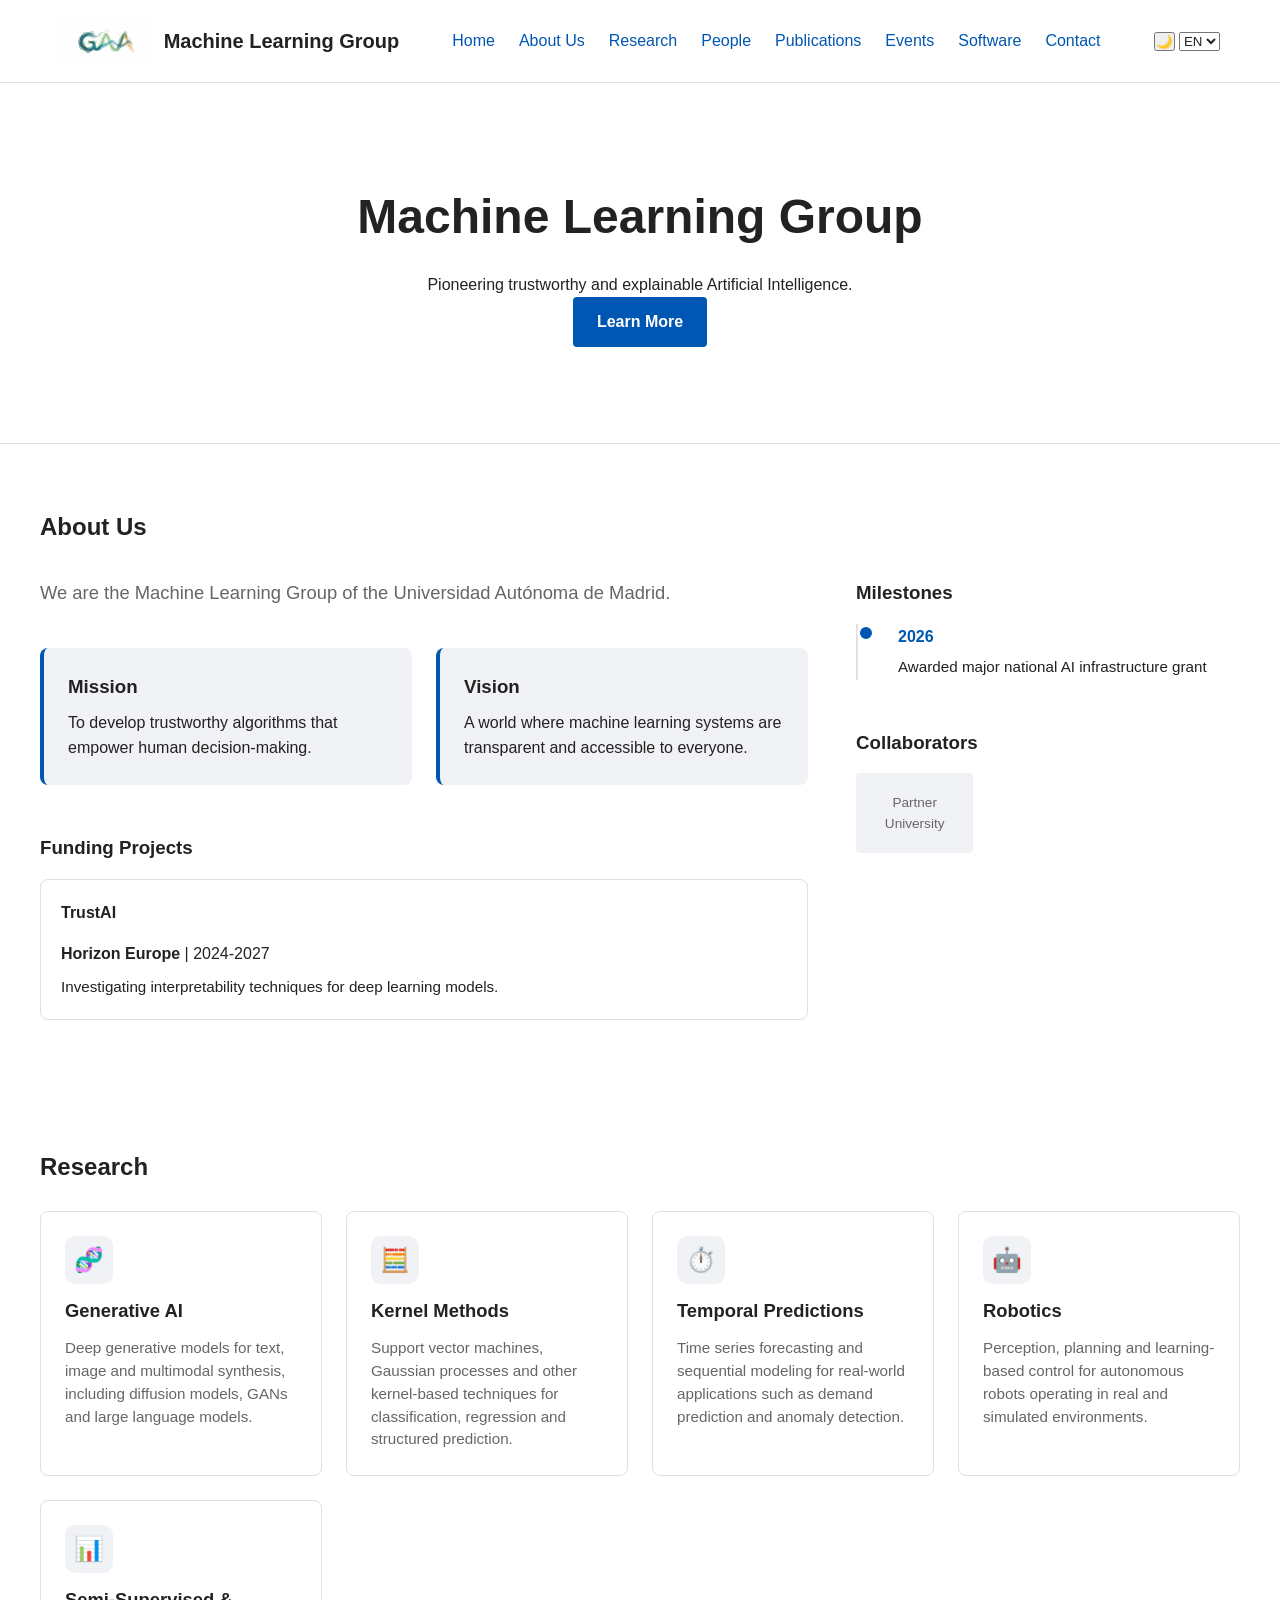
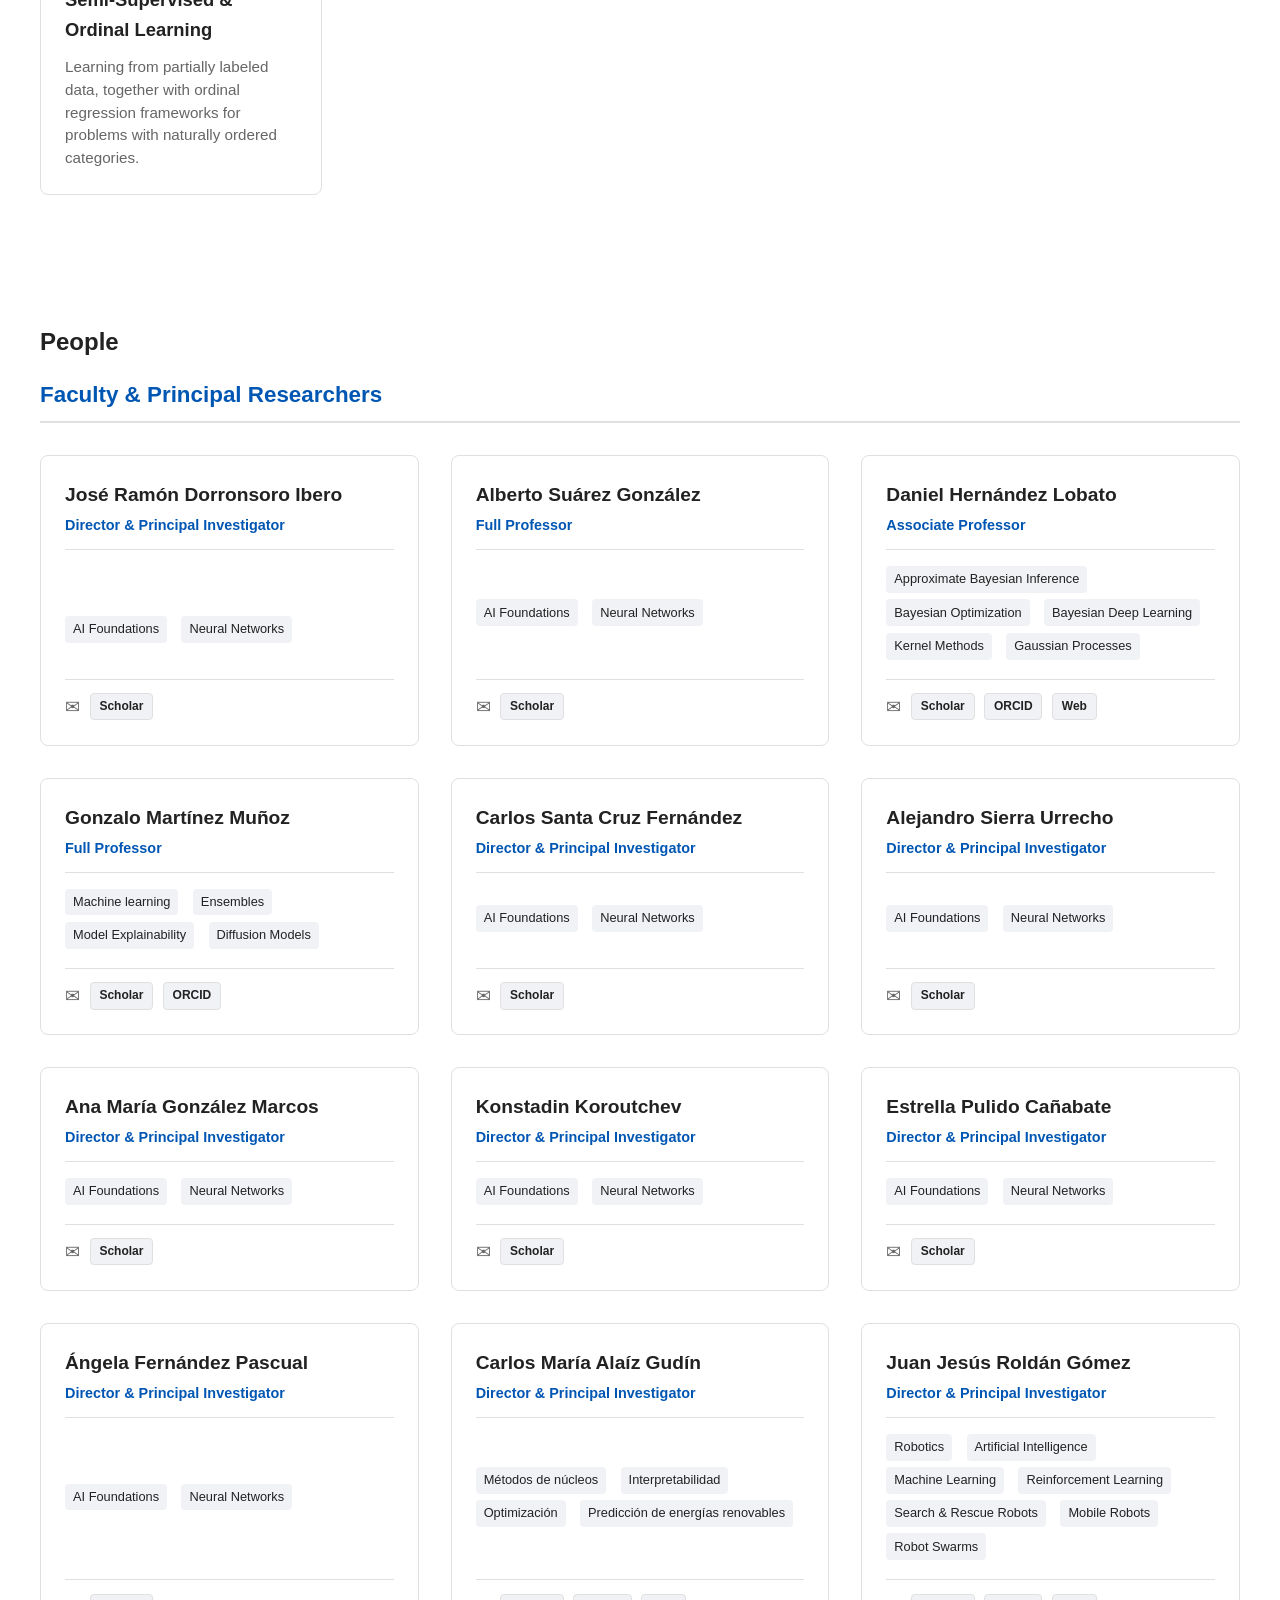
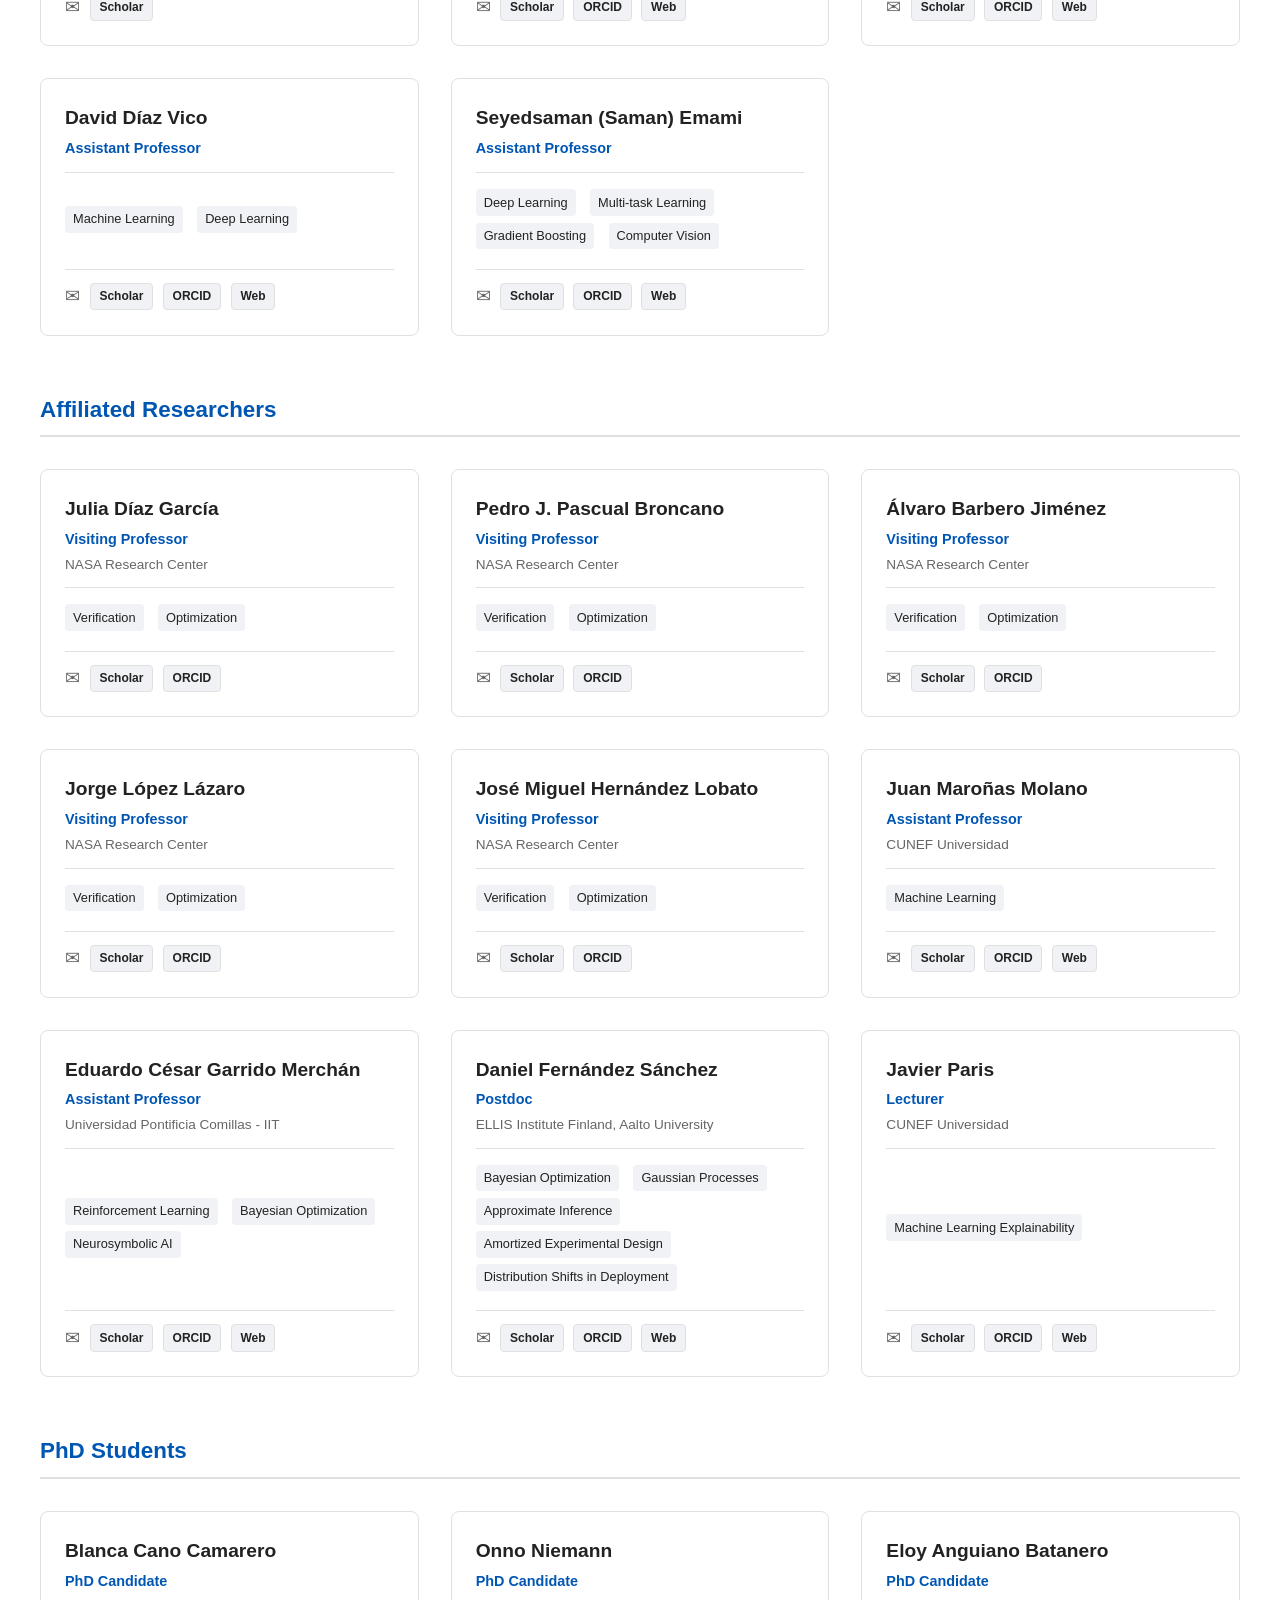
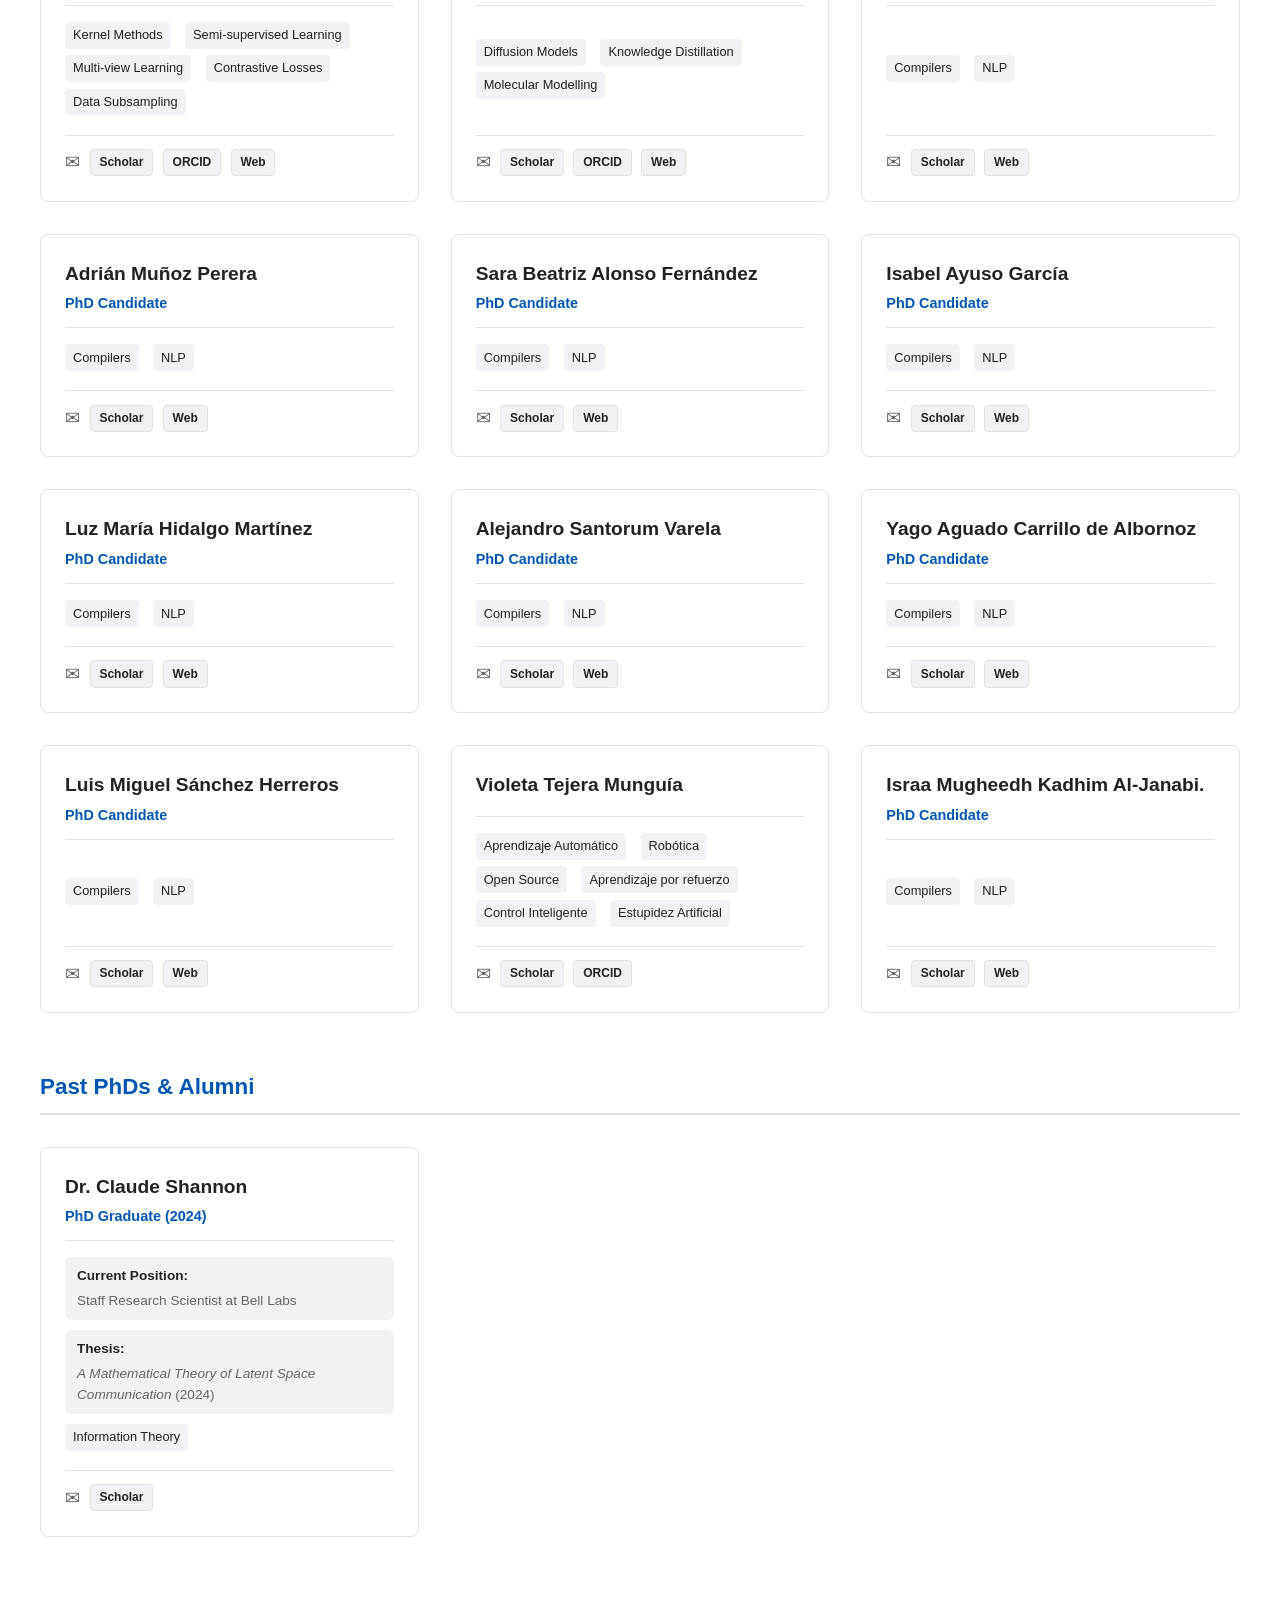
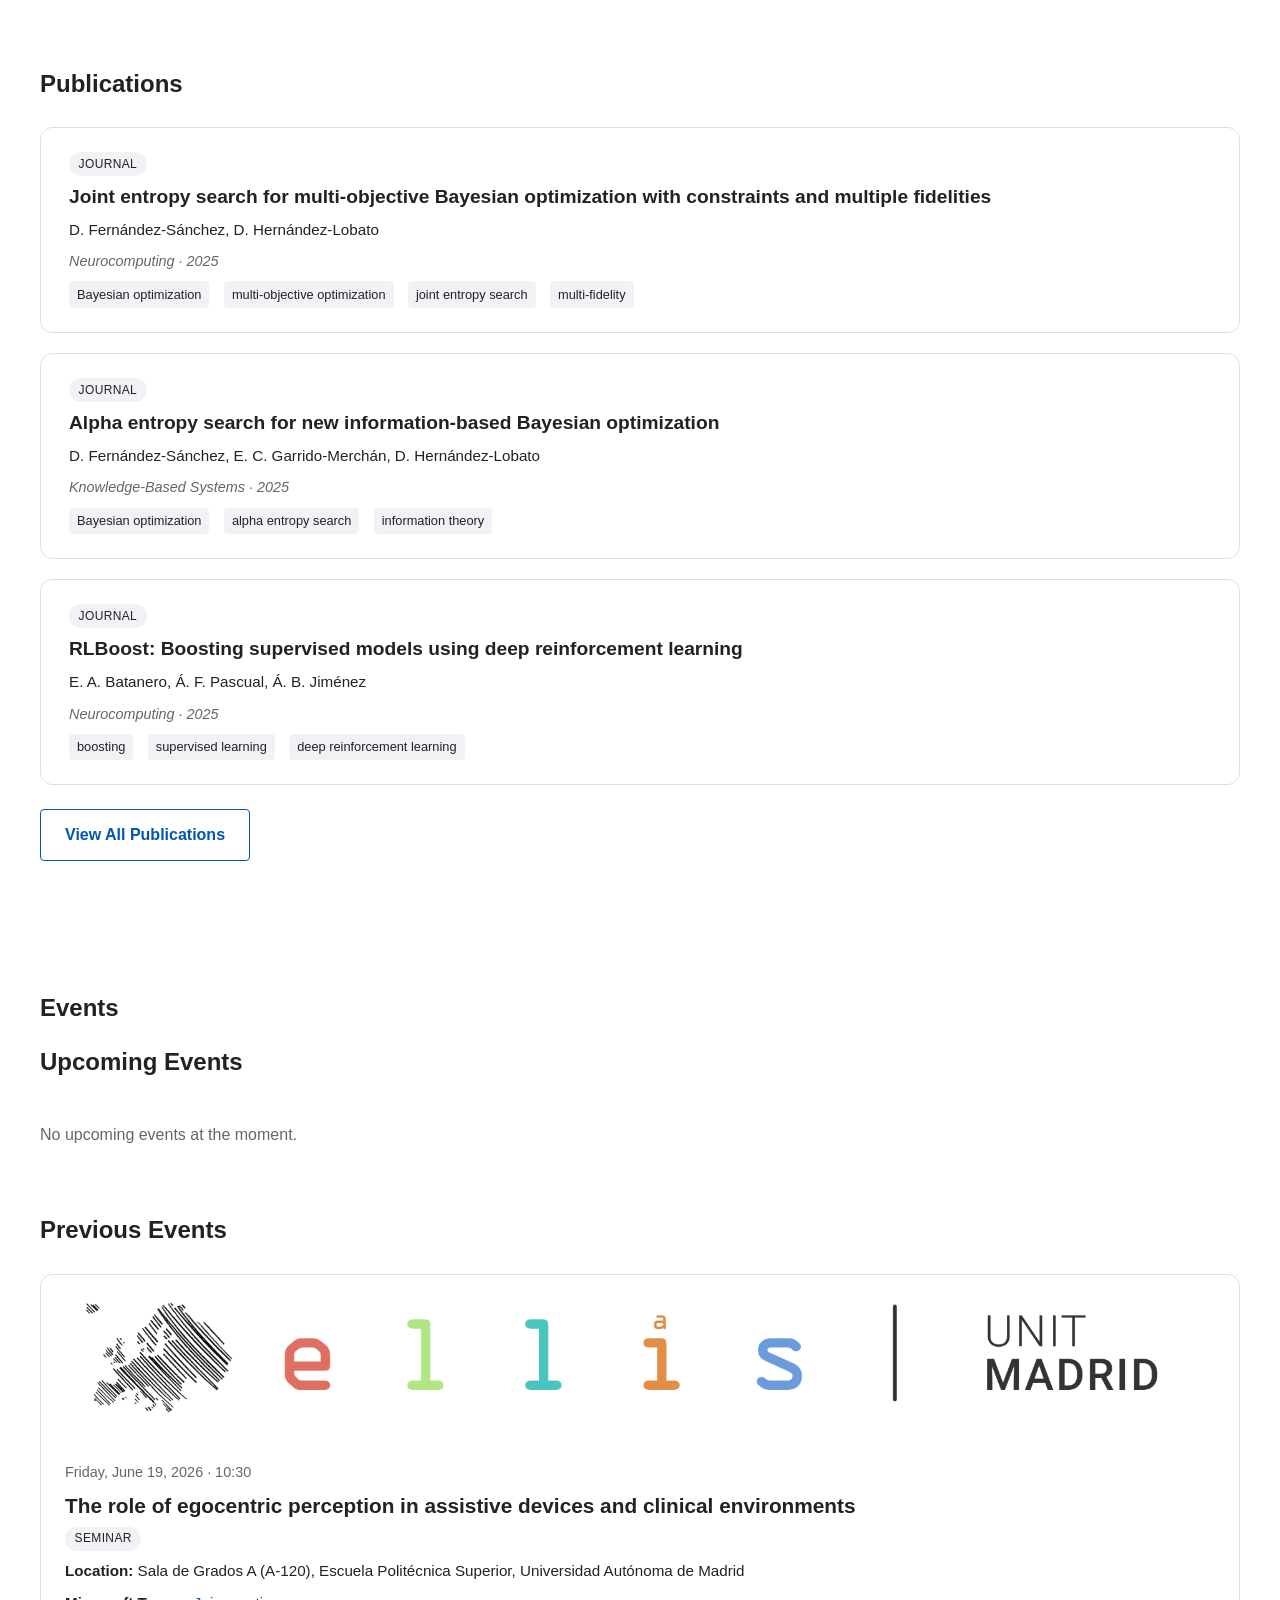
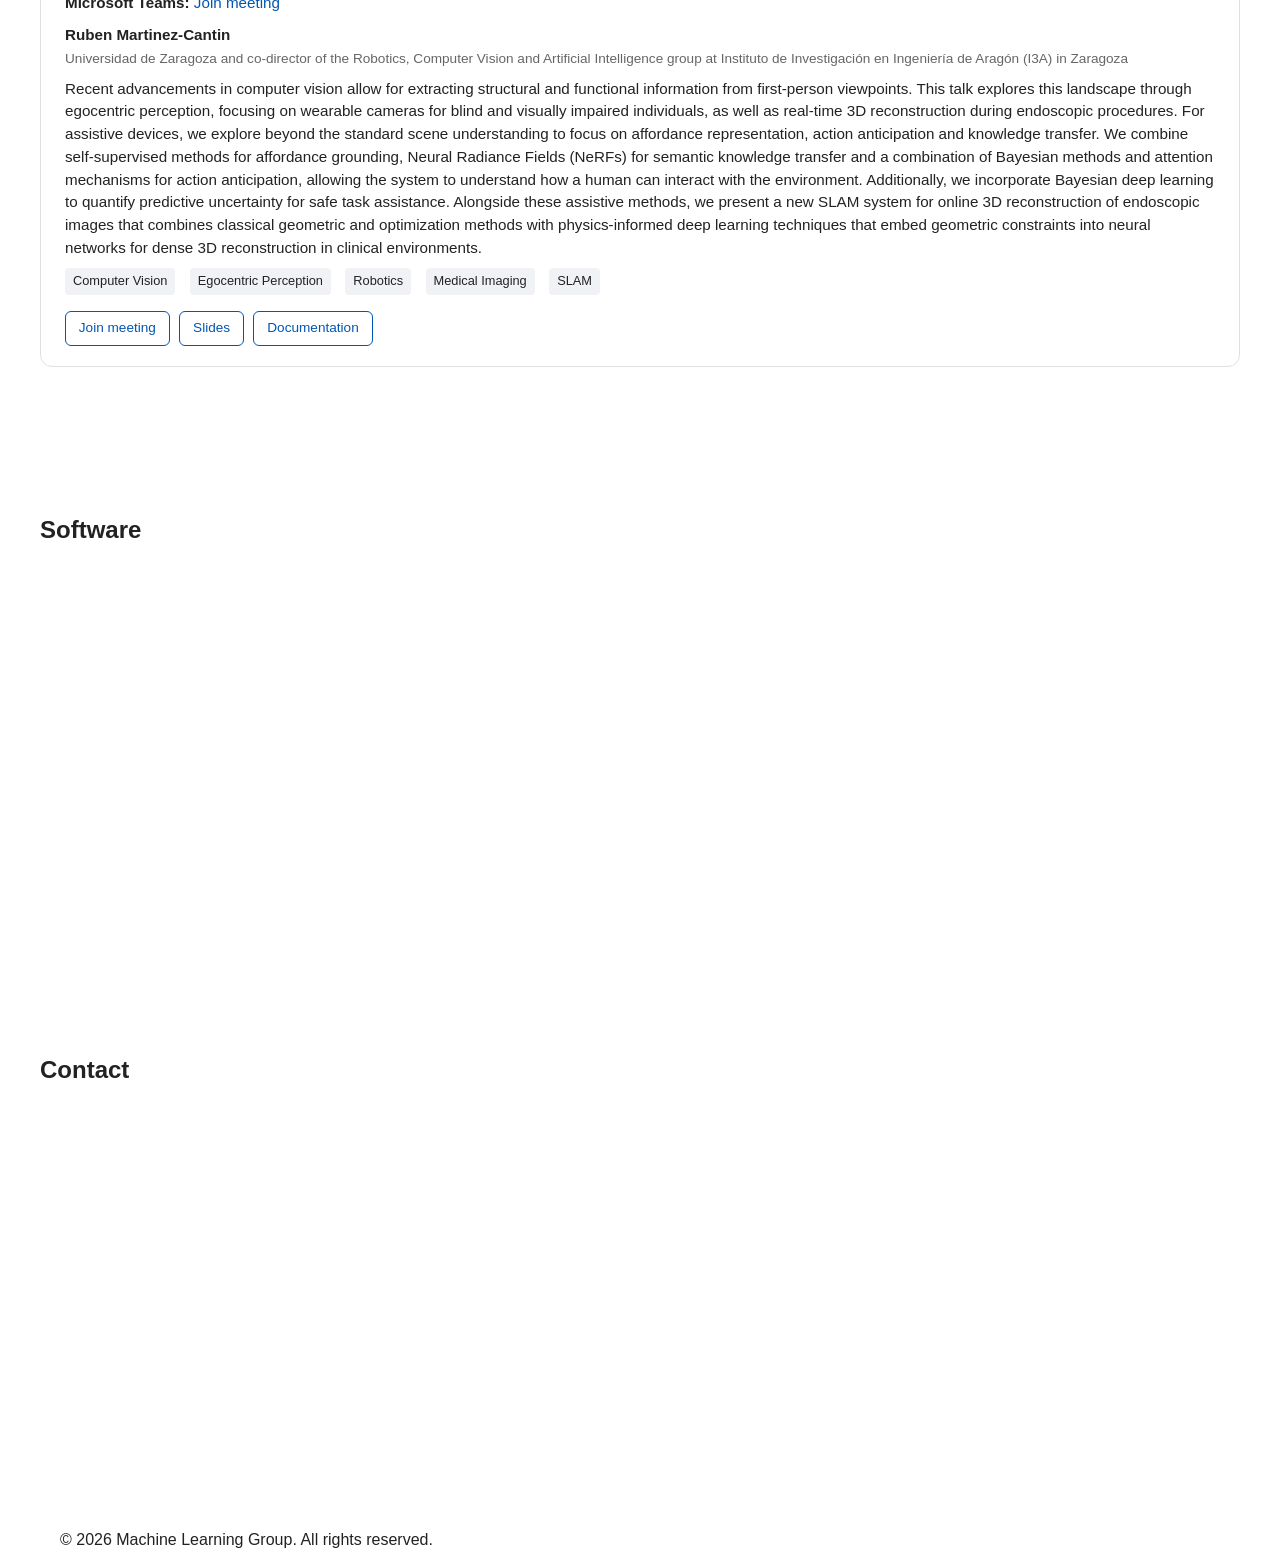
<file: index.html>
<!DOCTYPE html>
<html lang="en">
<head>
    <meta charset="UTF-8">
    <meta name="viewport" content="width=device-width, initial-scale=1.0">
    <title data-i18n="groupName">Research Group</title>
    <link rel="stylesheet" href="css/main.css">
    <link rel="stylesheet" href="css/components.css">
    <link rel="stylesheet" href="css/responsive.css">
</head>
<body>
    <header class="sticky-header">
        <nav class="container">
            <div class="logo">
                <a href="#home">
                    <img src="assets/images/logo.png" alt="Logo" class="logo-img logo-light">
                    <img src="assets/images/logo_dark.jpeg" alt="Logo" class="logo-img logo-dark">
                    <span data-i18n="groupName">Group</span>
                </a>
            </div>
            <ul class="nav-links">
                <li><a href="#home" data-i18n="nav.home">Home</a></li>
                <li><a href="#about" data-i18n="nav.about">About Us</a></li>
                <li><a href="#research" data-i18n="nav.research">Research</a></li>
                <li><a href="#people" data-i18n="nav.people">People</a></li>
                <li><a href="#publications" data-i18n="nav.publications">Publications</a></li>
                <li><a href="#events" data-i18n="nav.events">Events</a></li>
                <li><a href="#software" data-i18n="nav.software">Software</a></li>
                <li><a href="#contact" data-i18n="nav.contact">Contact</a></li>
            </ul>
            <div class="controls">
                <button id="theme-toggle" aria-label="Toggle Dark Mode">🌓</button>
                <select id="lang-switcher">
                    <option value="en">EN</option>
                    <option value="es">ES</option>
                </select>
            </div>
            <button class="mobile-menu-btn">☰</button>
        </nav>
    </header>

    <main id="app-content">
        <!-- Home Section -->
        <section id="home" class="hero">
            <div class="container">
                <h1 data-i18n="groupName"></h1>
                <p class="mission" data-i18n="home.mission"></p>
                <div class="hero-buttons">
                    <a href="#about" class="btn btn-primary" data-i18n="btn.learnMore">Learn More</a>
                </div>
            </div>
        </section>

        <!-- About Us Section -->
        <section id="about" class="container page-section">
            <h1 data-i18n="nav.about">About Us</h1>
            <div id="about-content"></div>
        </section>

        <!-- Placeholders for upcoming sections -->
        <section id="research" class="container page-section">
            <h1 data-i18n="nav.research">Research</h1>
            <div id="research-container"></div>
        </section>

        <section id="people" class="container page-section">
            <h1 data-i18n="nav.people">People</h1>
            <div id="people-container"></div>
        </section>

        <section id="publications" class="container page-section">
            <h1 data-i18n="nav.publications">Publications</h1>
            <div id="publications-container"></div>
        </section>

        <!-- Events Section: ONE section, two independent
             containers filled by js/events.js:
               #upcoming-events-container -> future events
               #past-events-container     -> past events -->
        <section id="events" class="container page-section">
            <h1 data-i18n="nav.events">Events</h1>

            <div id="upcoming-events-container" class="events-group"></div>
            <div id="past-events-container" class="events-group"></div>
        </section>

        <!-- Software Section  -->
        <section id="software" class="container page-section">
            <h1 data-i18n="nav.software">Software</h1>
            <div id="software-container"></div>
        </section>

        <section id="contact" class="container page-section">
            <h1 data-i18n="nav.contact">Contact</h1>
            <div id="contact-container"></div>
        </section>
    </main>

    <footer>
        <div class="container">
            <p>&copy; <span id="year"></span> <span data-i18n="groupName"></span>. <span data-i18n="footer.rights">All rights reserved.</span></p>
        </div>
    </footer>

    <script type="module" src="js/app.js"></script>
</body>
</html>
</file>
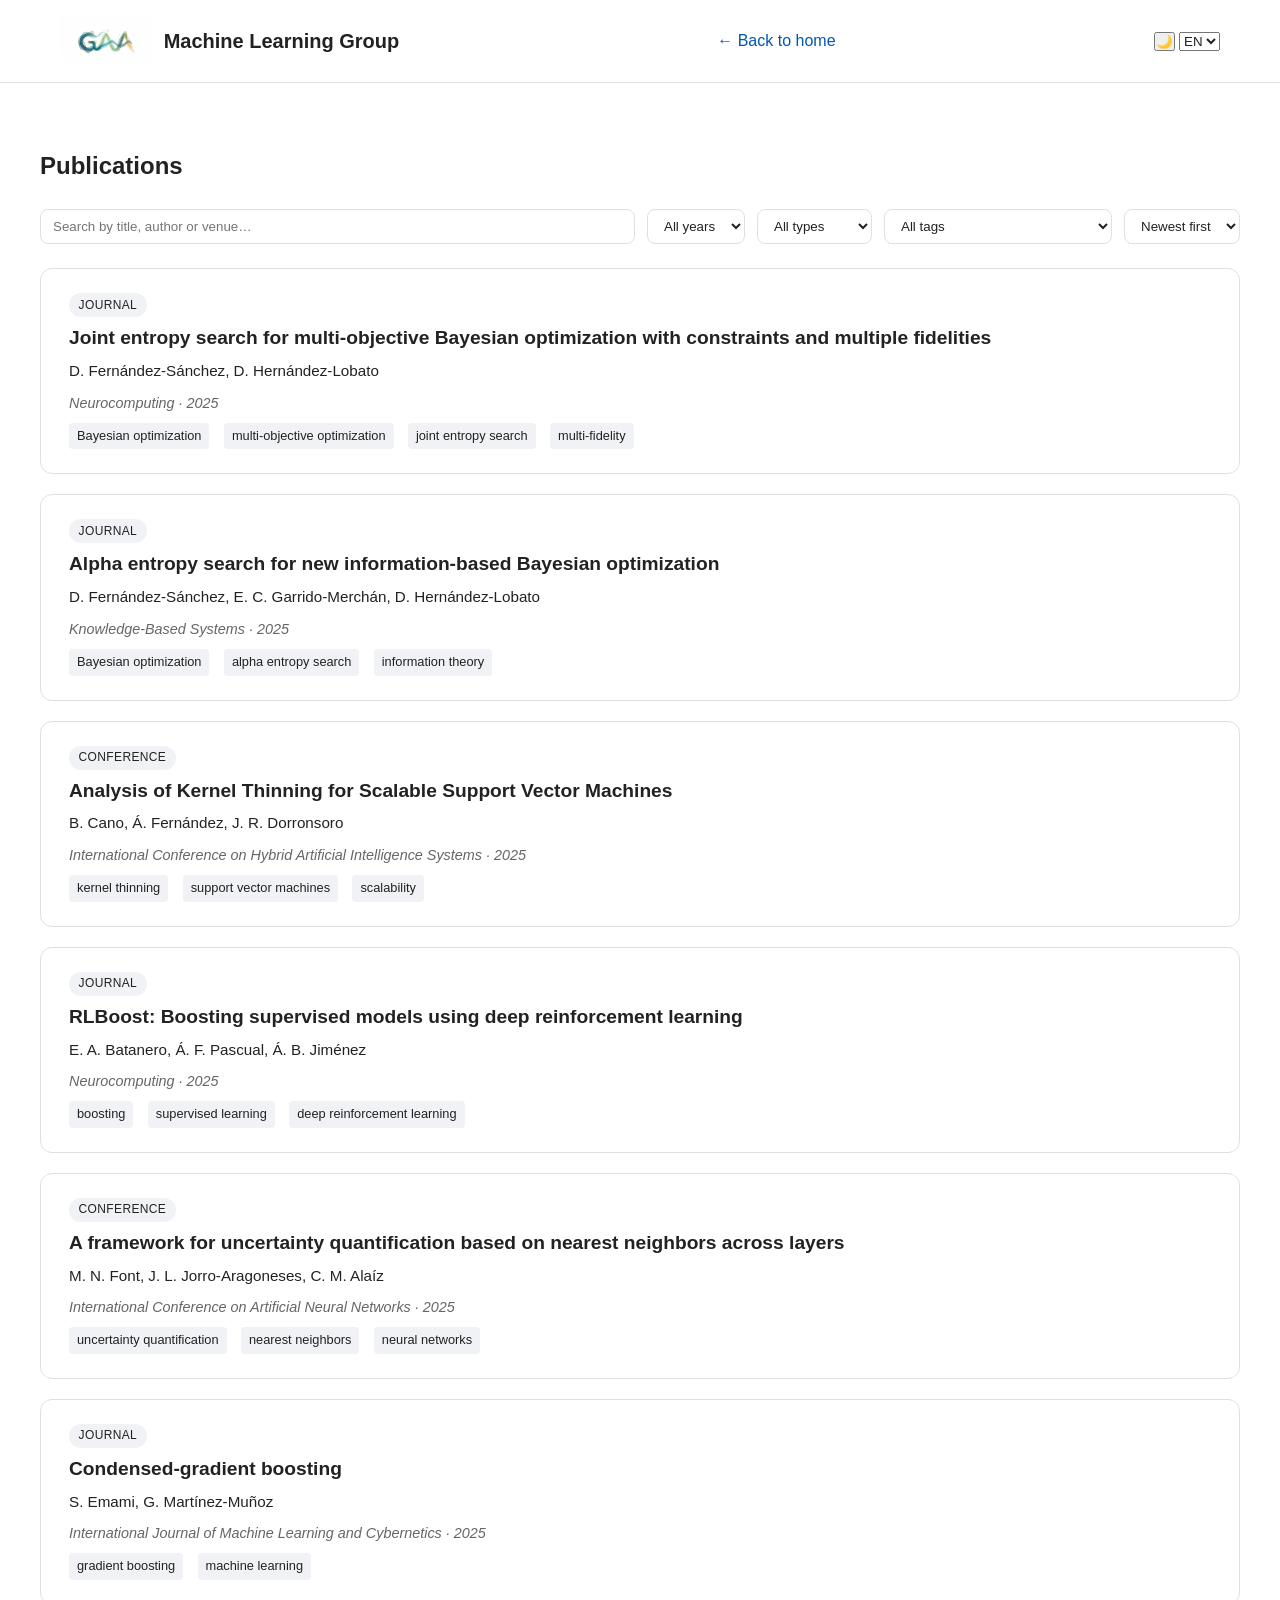
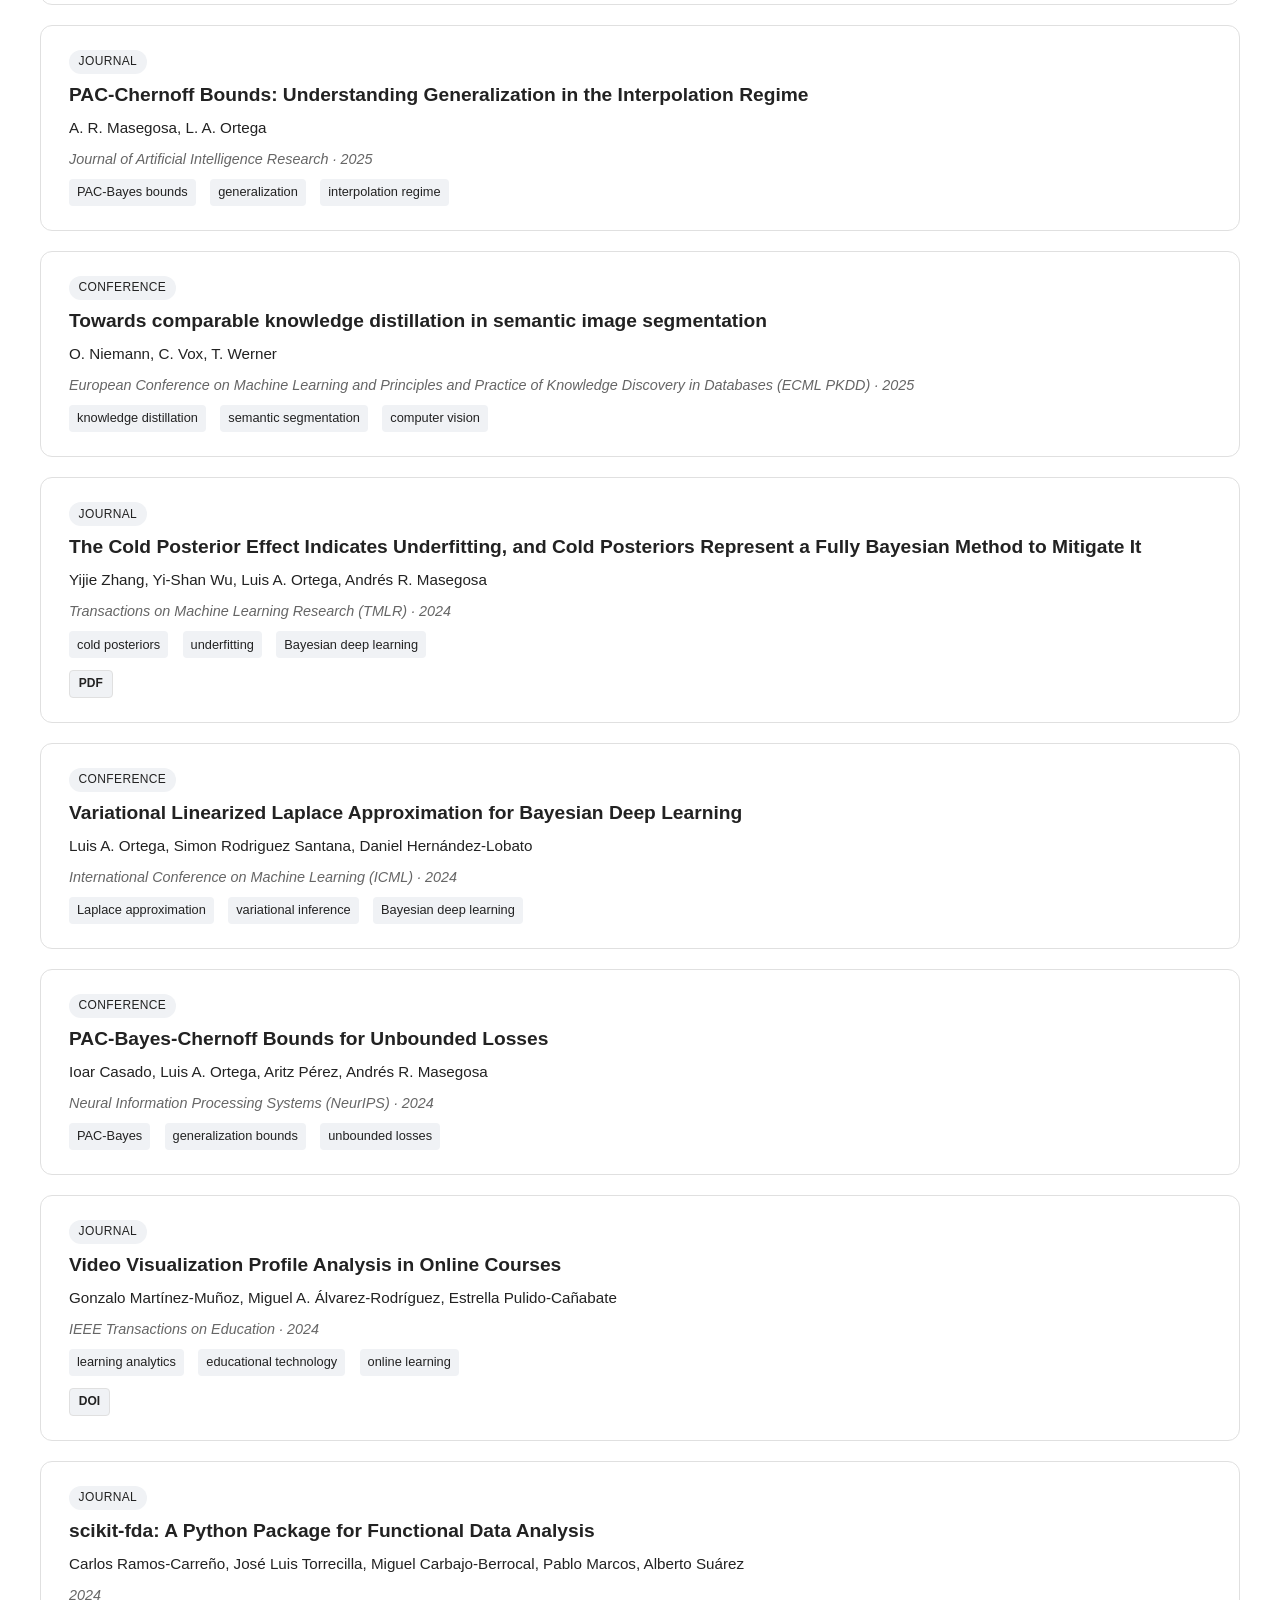
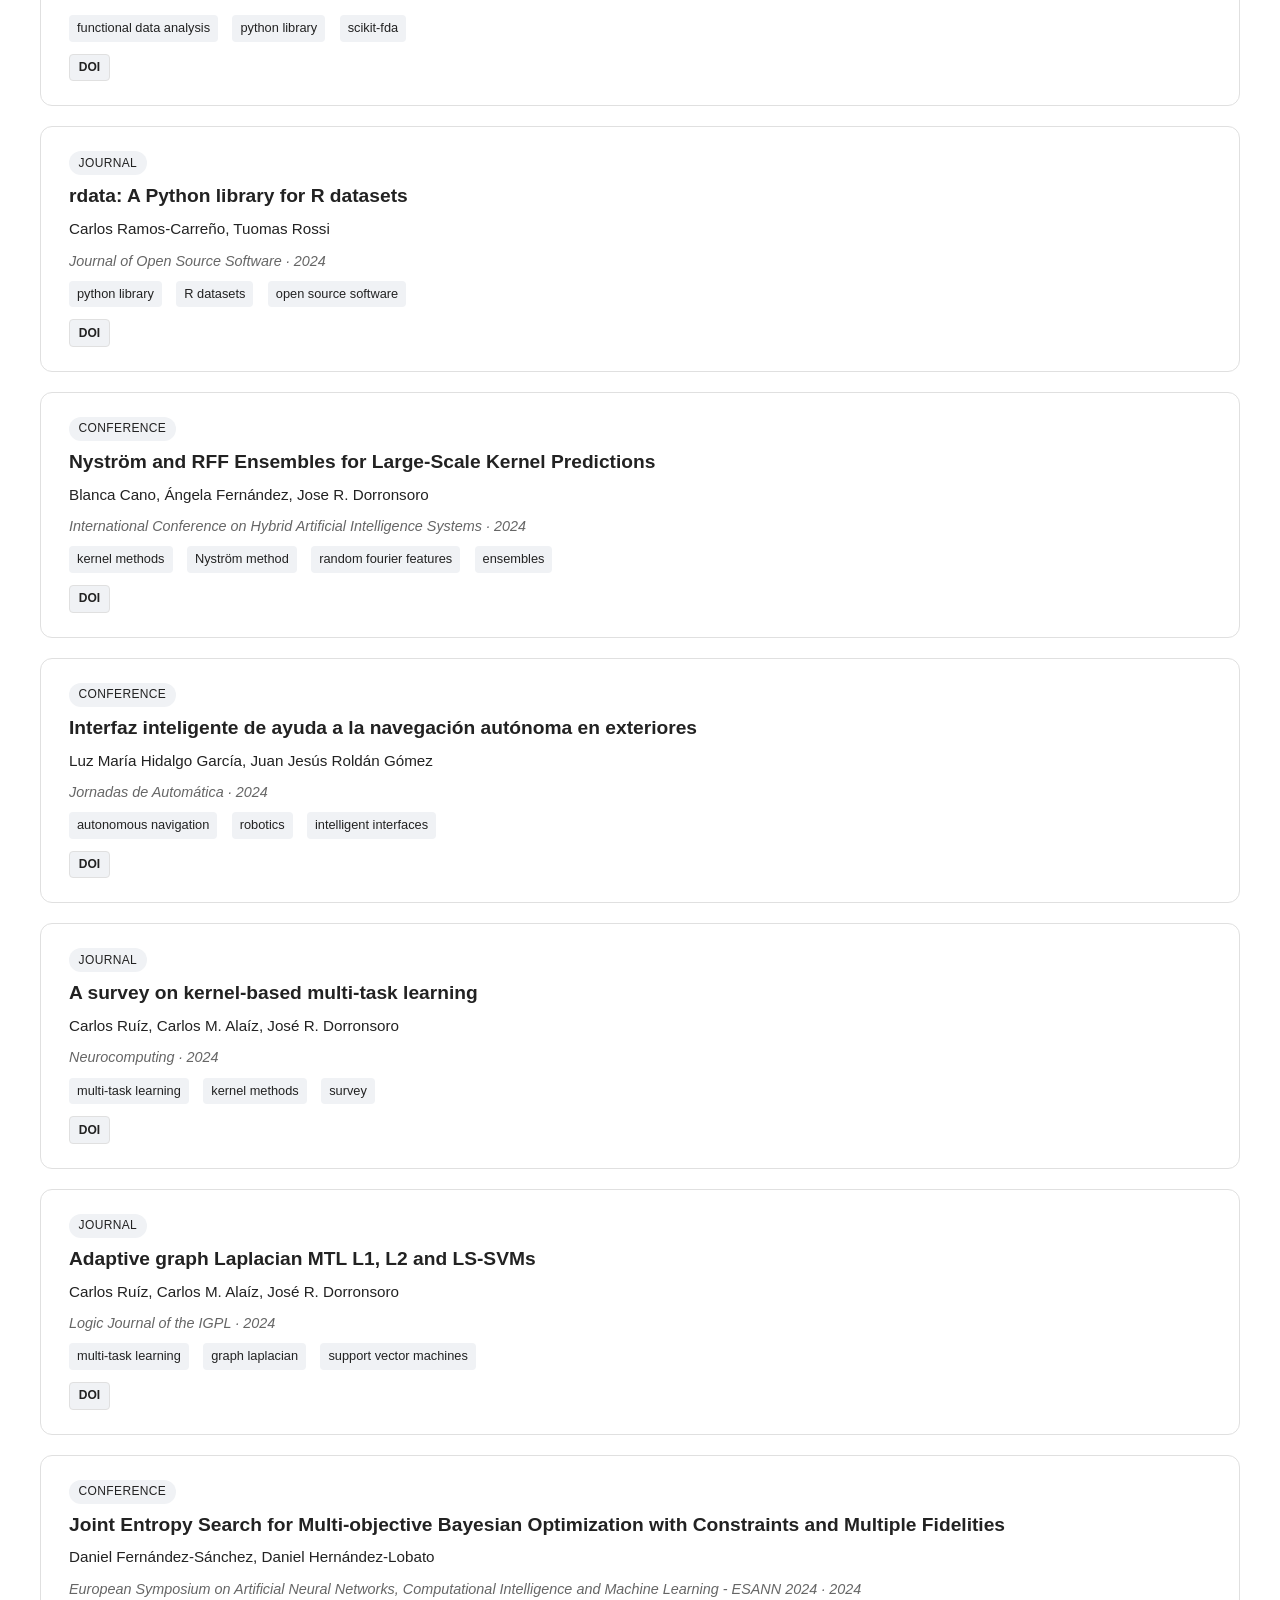
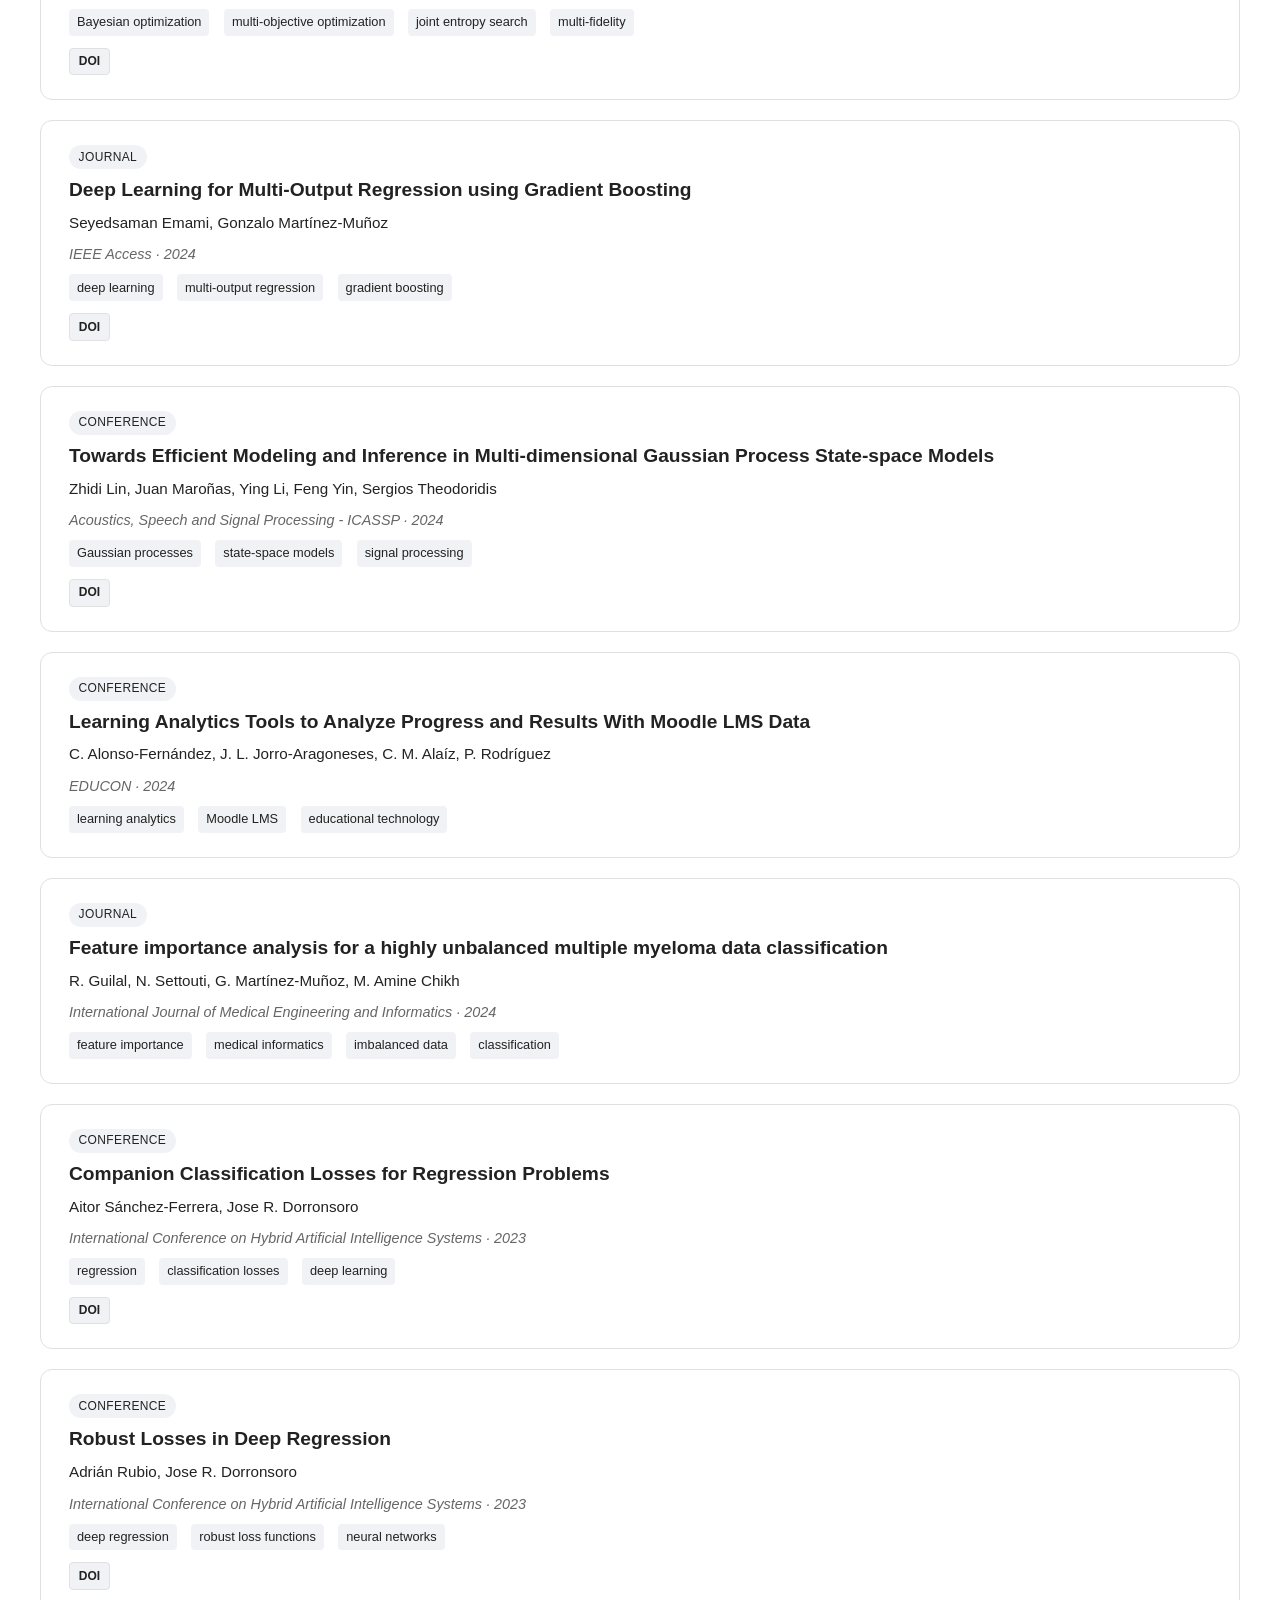
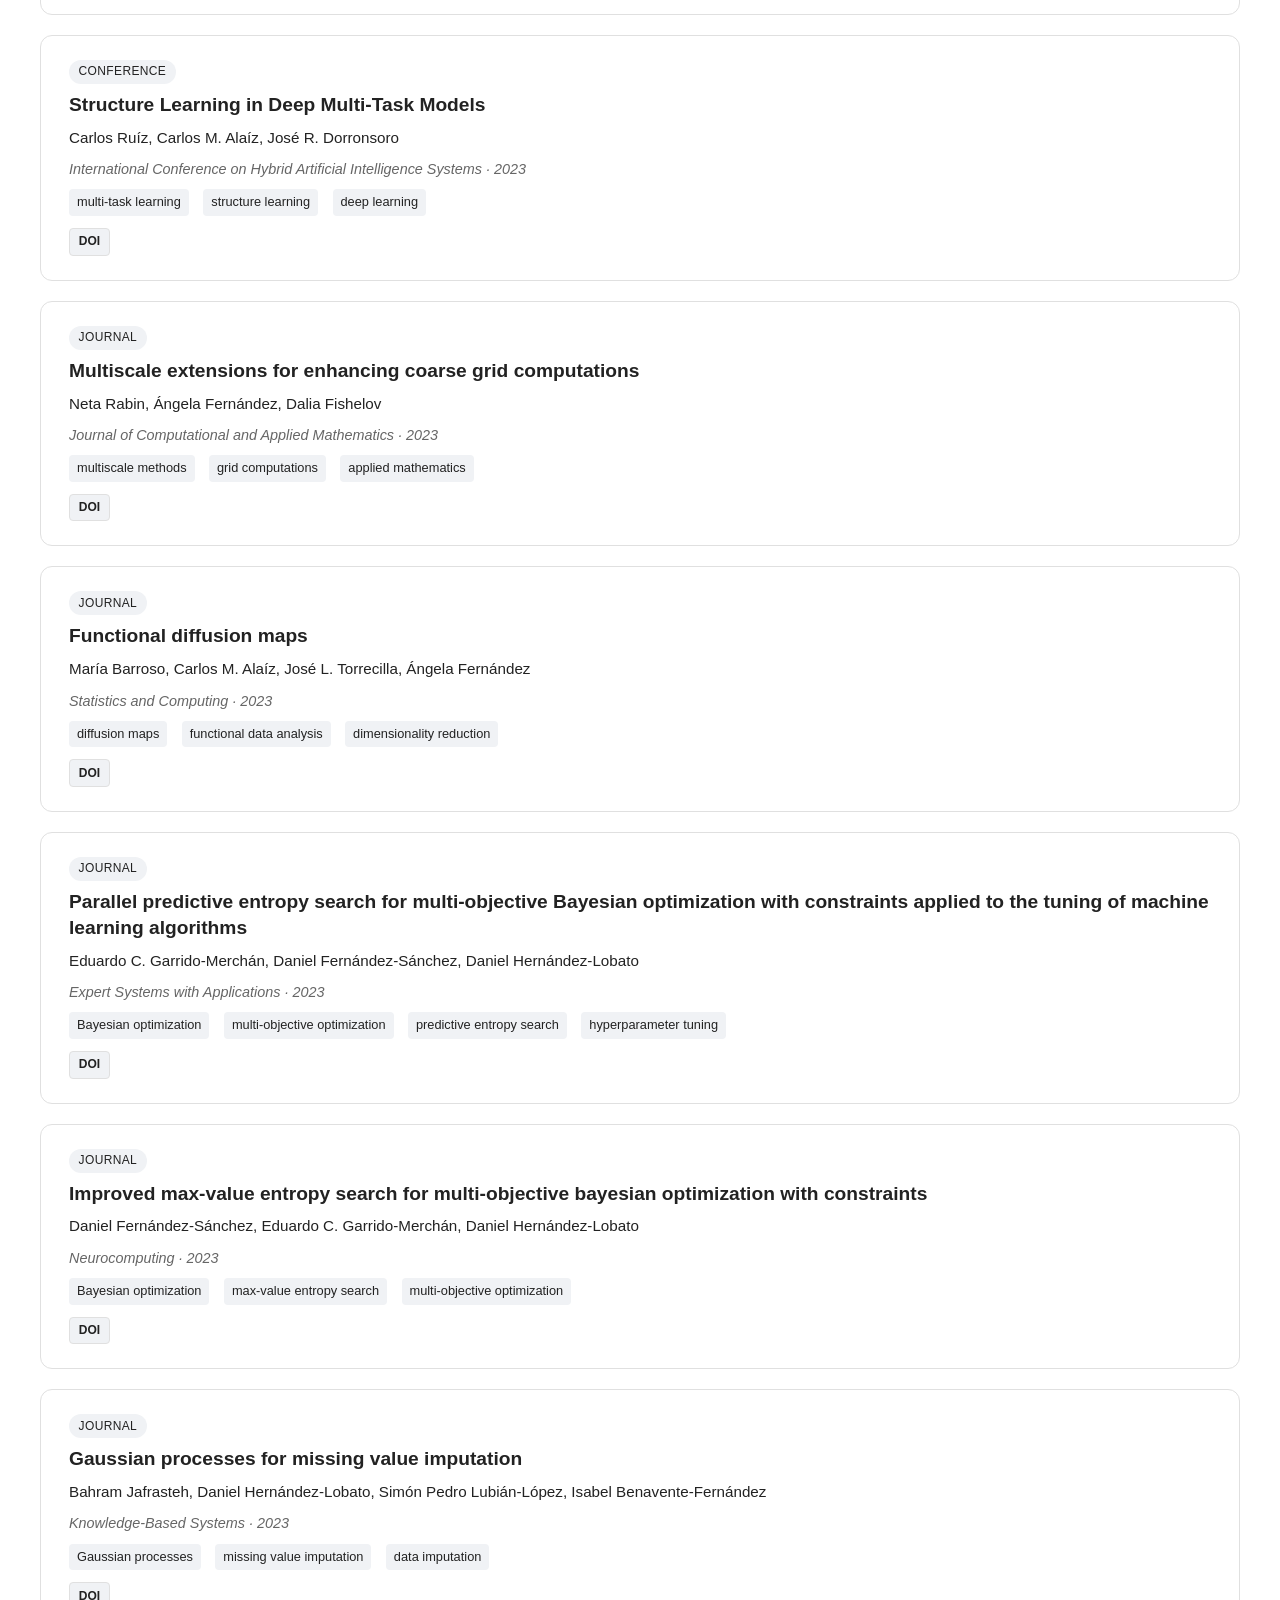
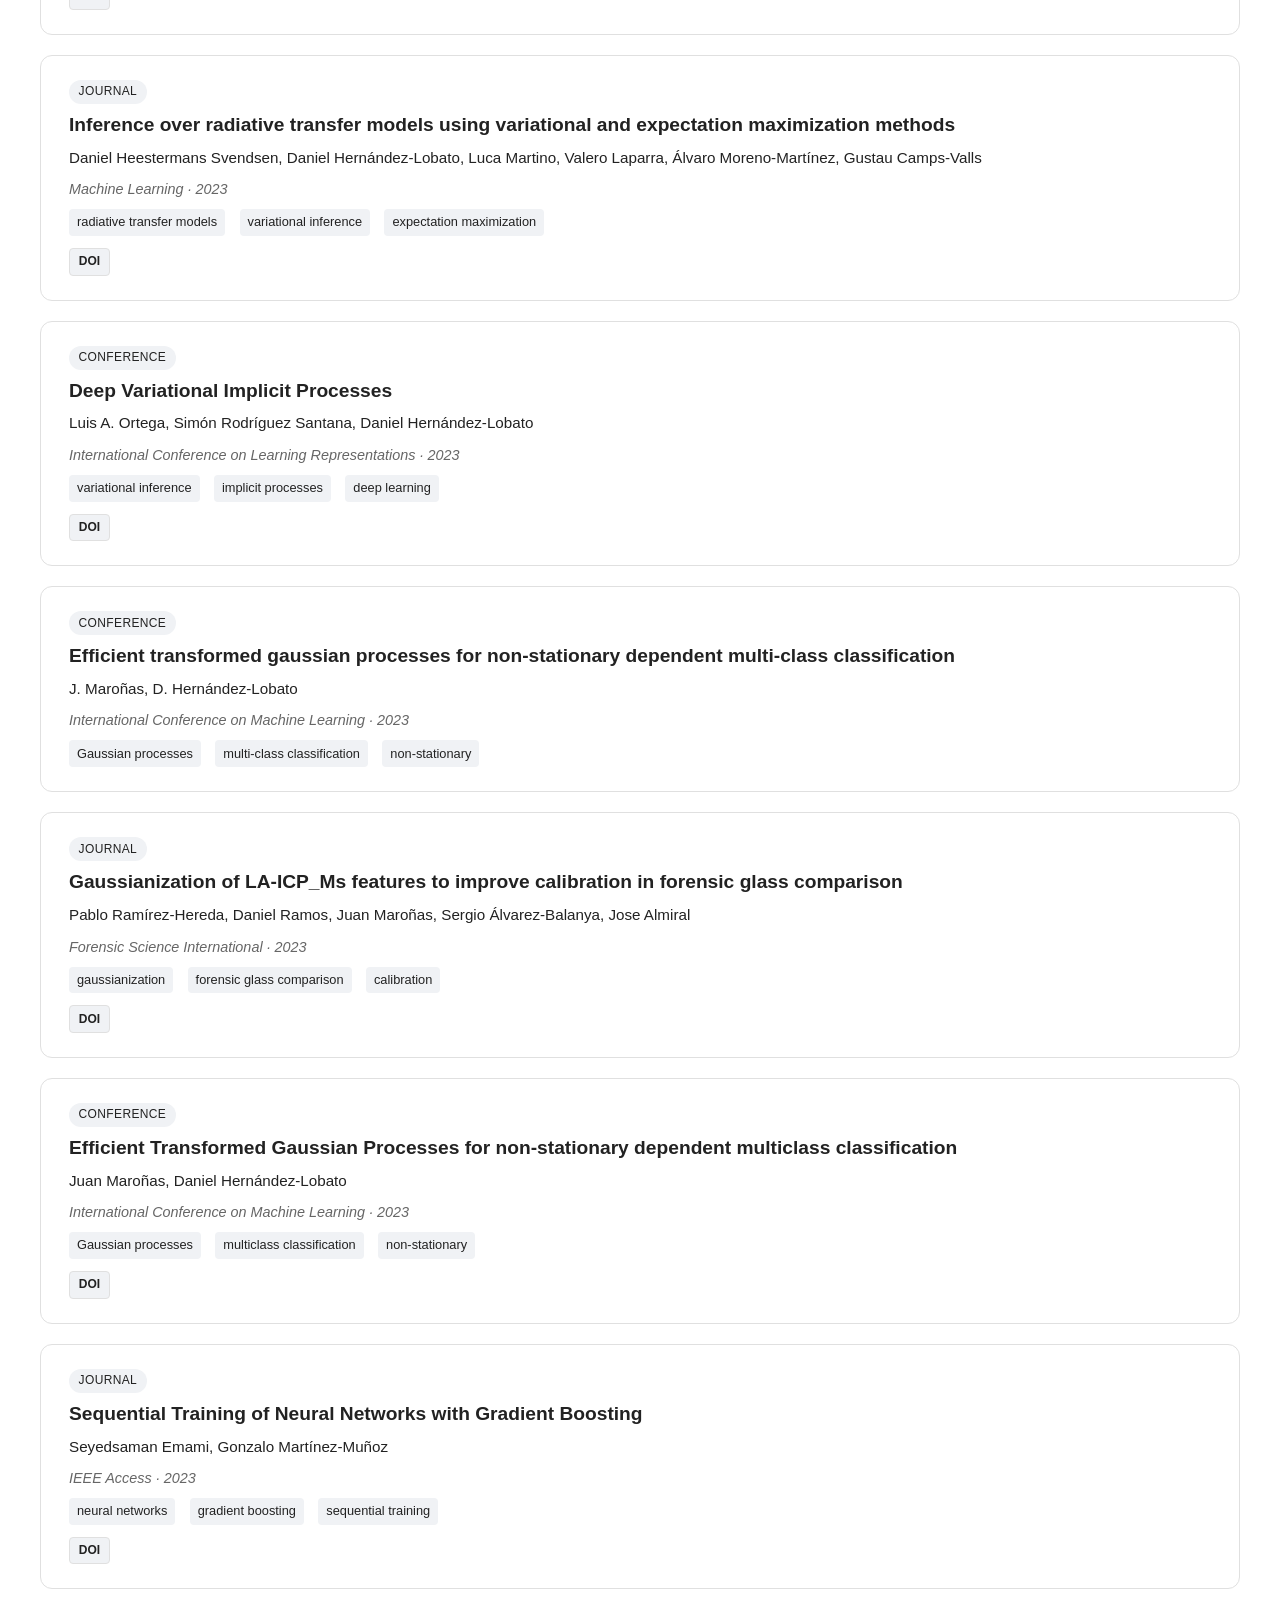
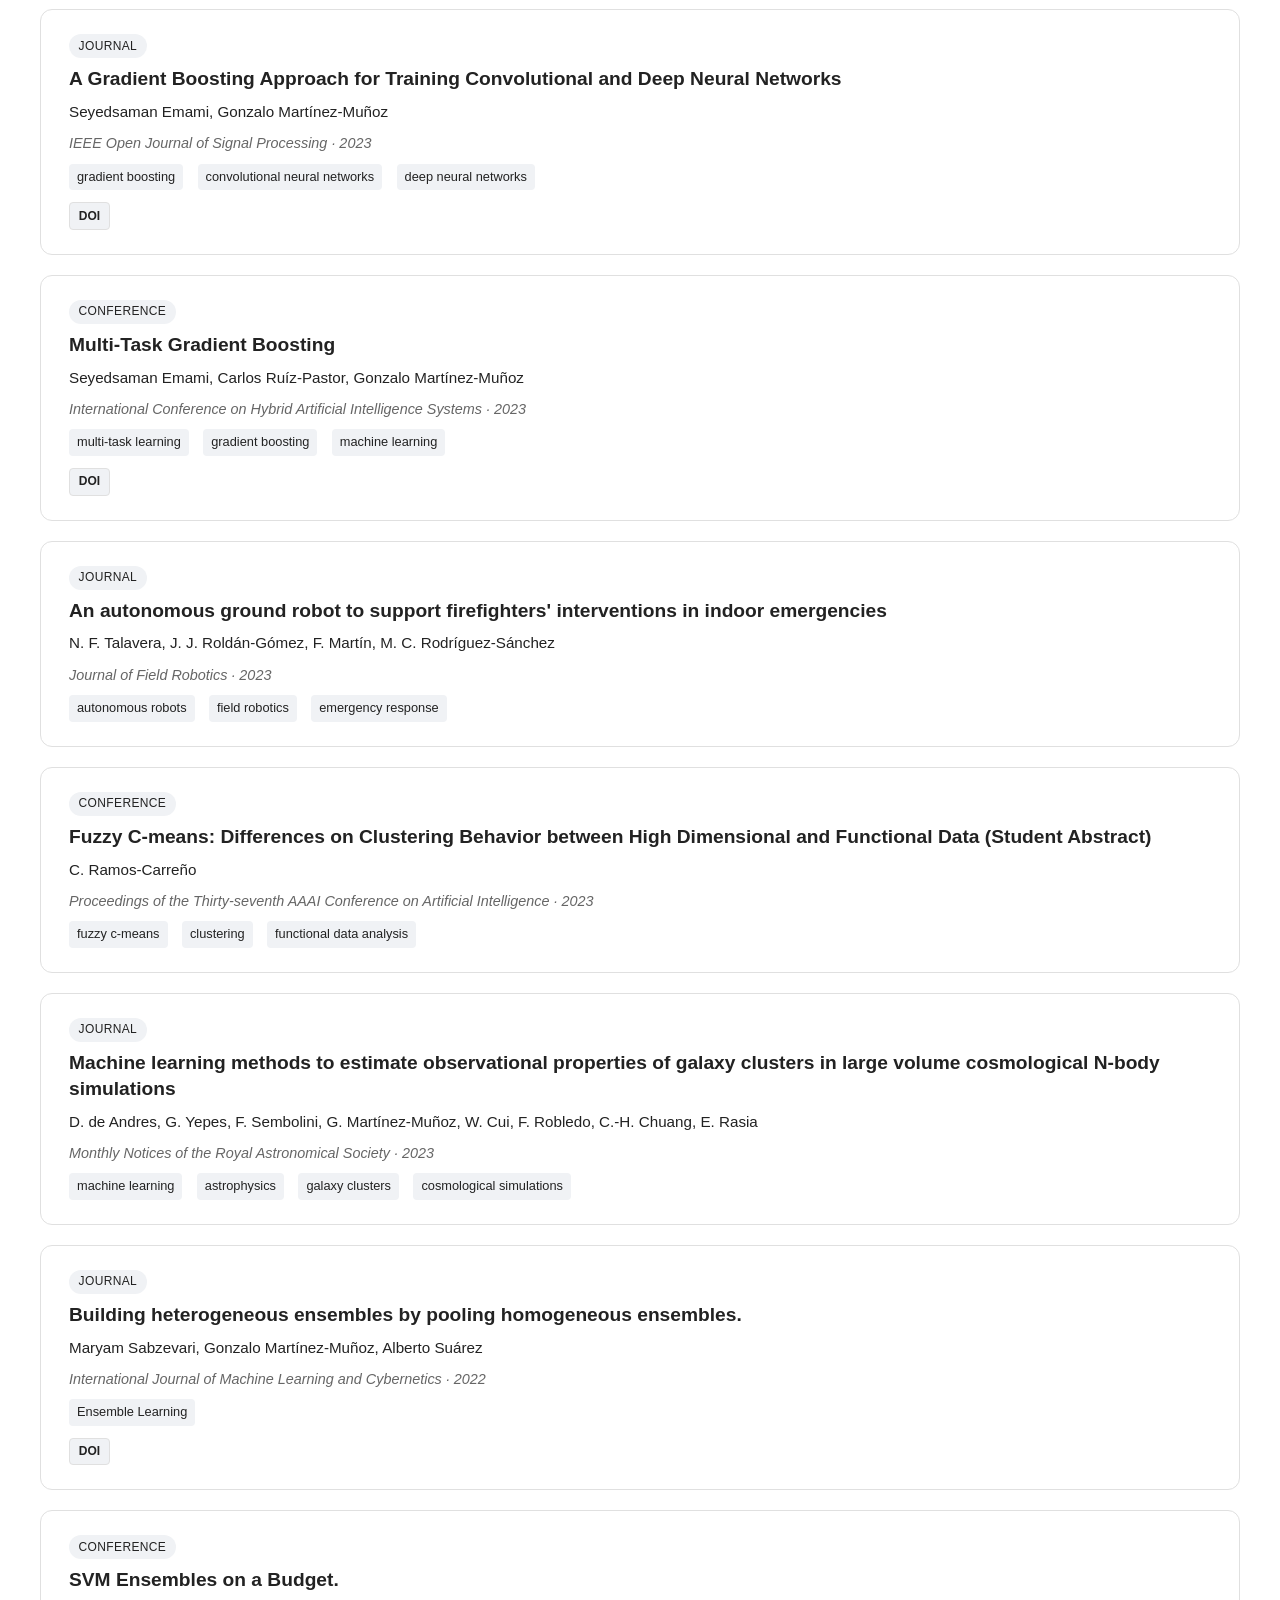
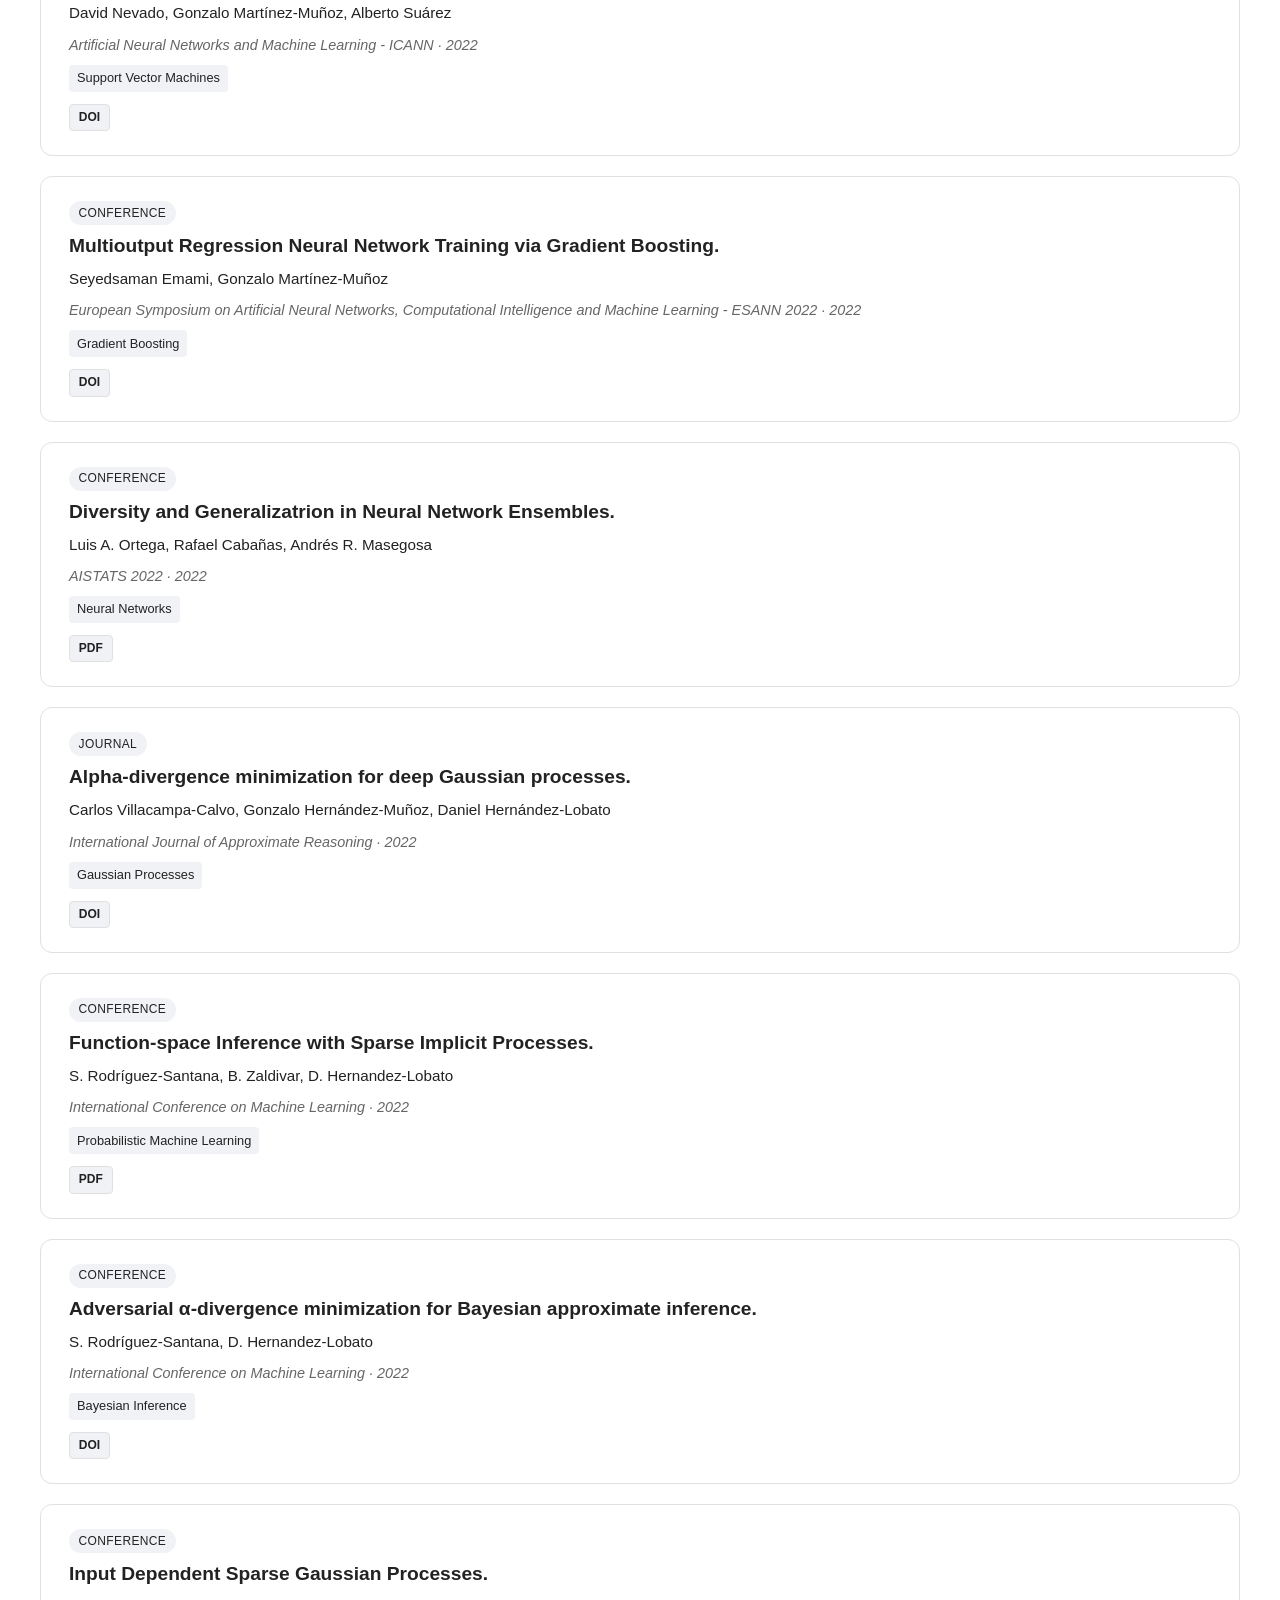
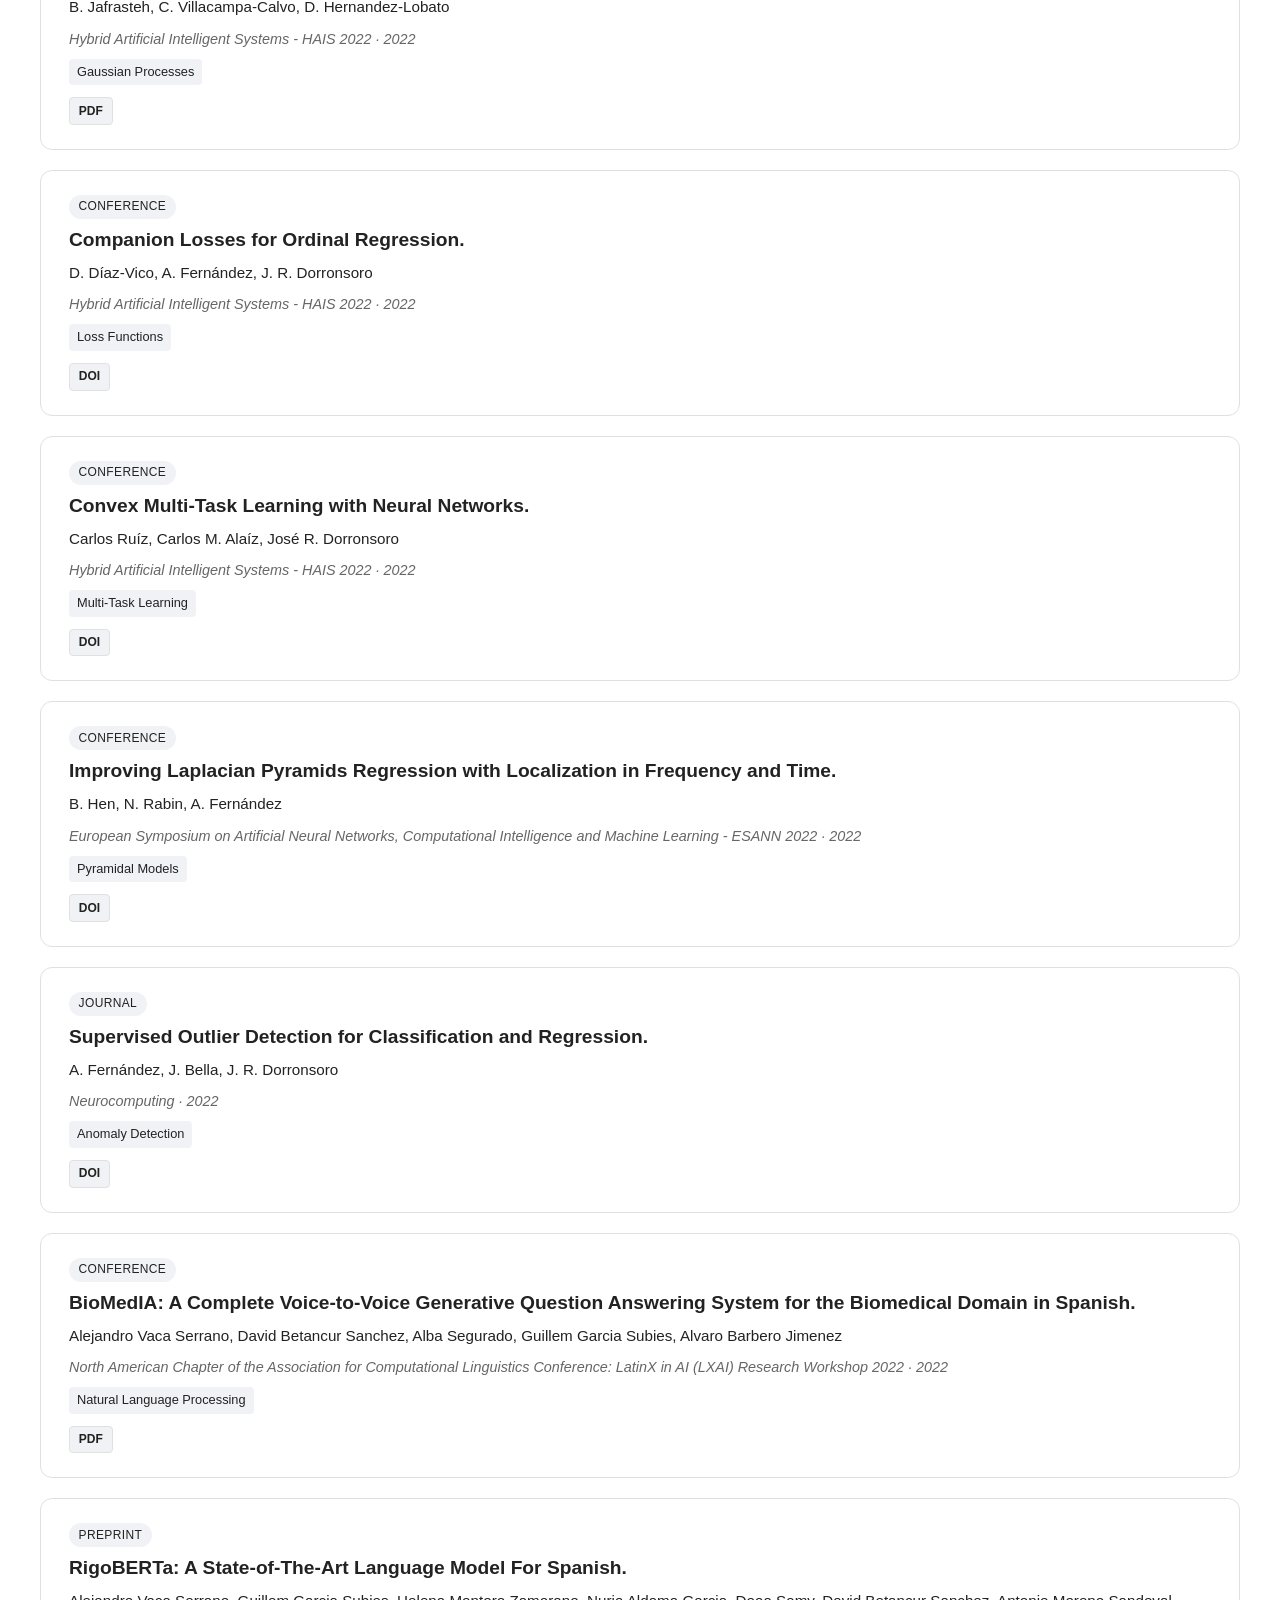
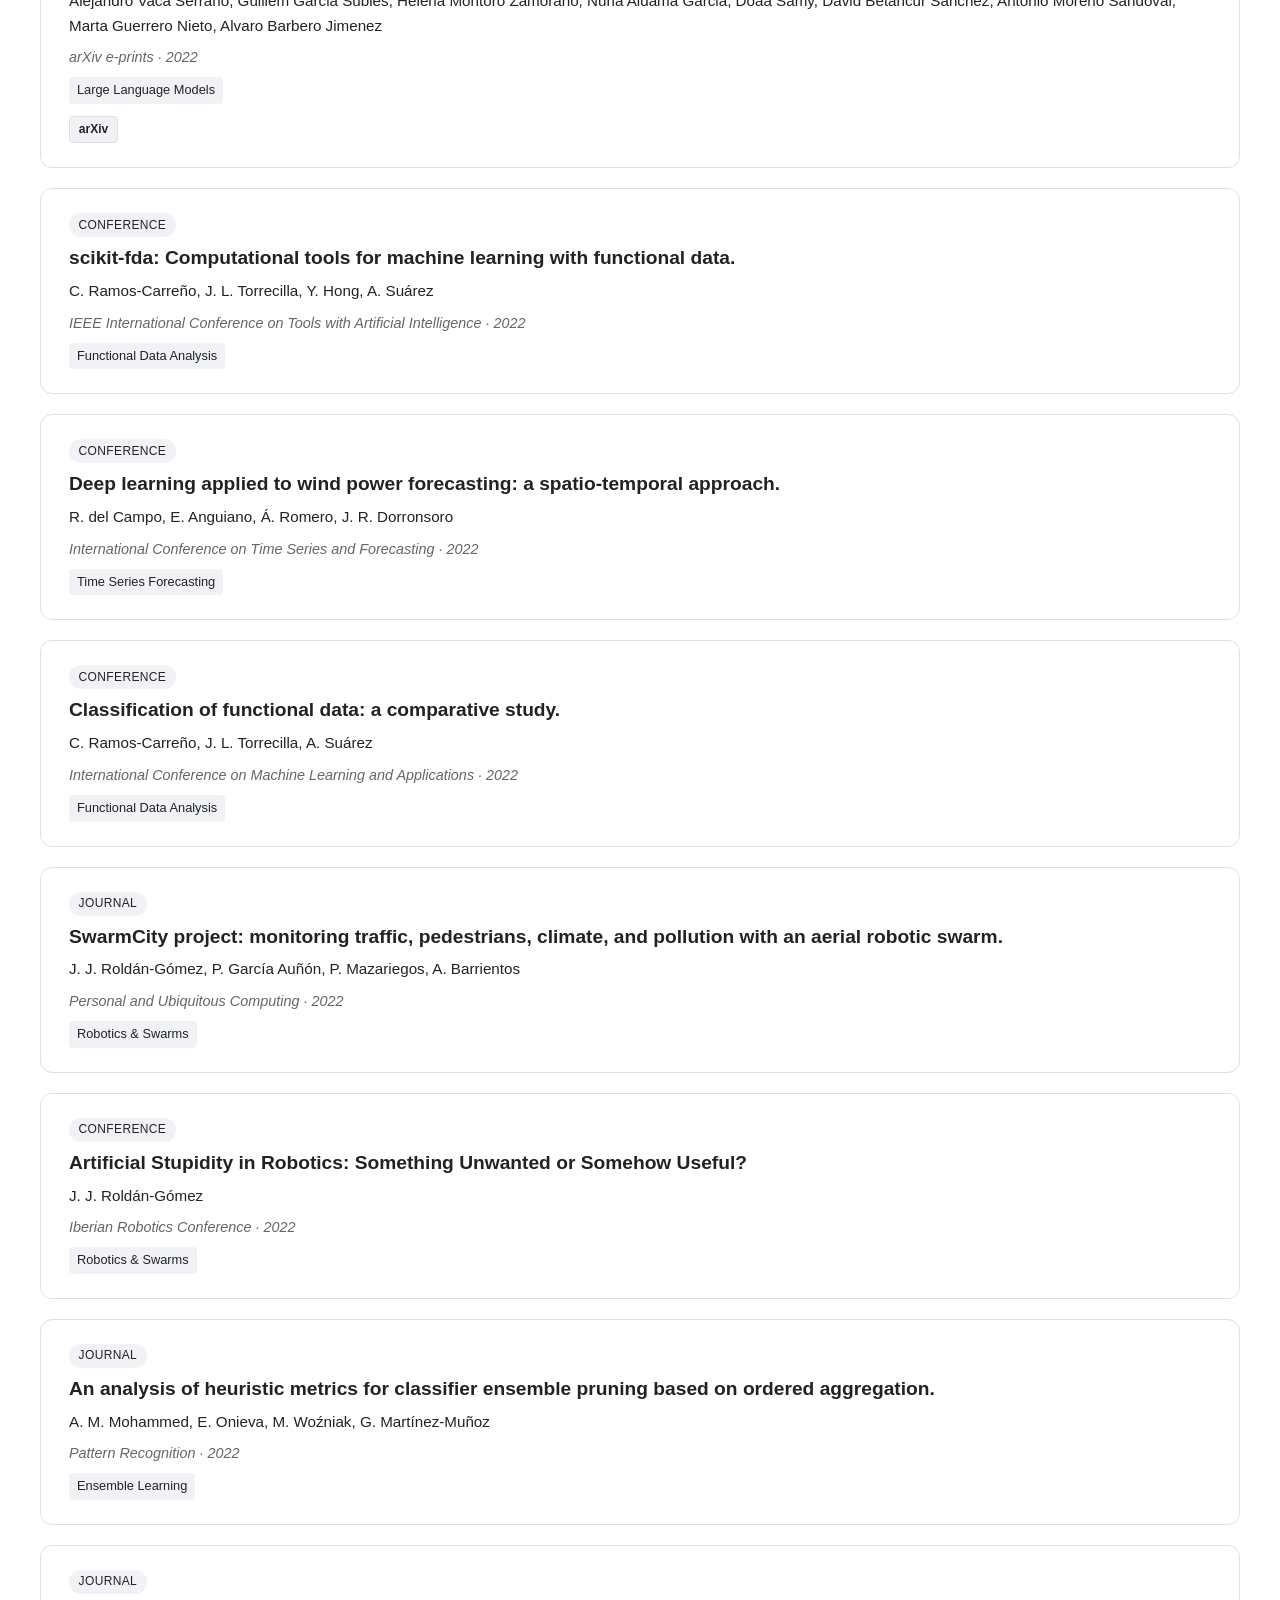
<file: publications.html>
<!DOCTYPE html>
<html lang="en">
<!--
    EN: Standalone "all publications" page. It reuses the same
        CSS and the same js/app.js as index.html — app.js only
        touches elements that exist on the current page (each
        render function checks `if (!container) return;`), so
        loading it here is safe and keeps dark mode, language
        switching and the mobile menu working exactly like on
        the main site.

    ES: Página independiente de "todas las publicaciones".
        Reutiliza el mismo CSS y el mismo js/app.js que
        index.html — app.js solo toca elementos que existen en
        la página actual (cada función de render comprueba
        `if (!container) return;`), así que cargarlo aquí es
        seguro y mantiene el modo oscuro, el cambio de idioma y
        el menú móvil funcionando igual que en el sitio principal.
-->
<head>
    <meta charset="UTF-8">
    <meta name="viewport" content="width=device-width, initial-scale=1.0">
    <title data-i18n="nav.publications">Publications</title>
    <link rel="stylesheet" href="css/main.css">
    <link rel="stylesheet" href="css/components.css">
    <link rel="stylesheet" href="css/responsive.css">
</head>
<body>
    <!--
        EN: Lightweight header (not the full site nav) — this is a
            sub-page reached FROM the Publications section, so it
            just needs a way back, the theme toggle and the language
            switcher. Full site navigation lives on index.html.
        ES: Cabecera ligera (no la nav completa del sitio) — esta es
            una subpágina a la que se llega DESDE la sección
            Publications, así que solo necesita una forma de volver,
            el interruptor de tema y el selector de idioma. La
            navegación completa del sitio vive en index.html.
    -->
    <header class="sticky-header">
        <nav class="container">
            <div class="logo">
                <a href="index.html">
                    <img src="assets/images/logo.png" alt="Logo" class="logo-img logo-light">
                    <img src="assets/images/logo_dark.jpeg" alt="Logo" class="logo-img logo-dark">
                    <span data-i18n="groupName">Group</span>
                </a>
            </div>
            <ul class="nav-links">
                <li><a href="index.html#publications" data-i18n="publications.back">← Back to home</a></li>
            </ul>
            <div class="controls">
                <button id="theme-toggle" aria-label="Toggle Dark Mode">🌓</button>
                <select id="lang-switcher">
                    <option value="en">EN</option>
                    <option value="es">ES</option>
                </select>
            </div>
            <button class="mobile-menu-btn">☰</button>
        </nav>
    </header>

    <main id="app-content">
        <section class="container page-section">
            <h1 data-i18n="nav.publications">Publications</h1>

            <!--
                EN: Filter bar. Options for year / type / tag are
                    filled in automatically by js/publications-all.js
                    from whatever is in data/publications.json.
                ES: Barra de filtros. Las opciones de año / tipo /
                    etiqueta las rellena automáticamente
                    js/publications-all.js a partir de lo que haya en
                    data/publications.json.
            -->
            <div class="publications-filter-bar">
                <input
                    type="search"
                    id="pub-search"
                    class="pub-filter-control"
                    data-i18n-placeholder="publications.searchPlaceholder"
                    placeholder="Search by title, author or venue…"
                >

                <select id="pub-filter-year" class="pub-filter-control">
                    <option value="" data-i18n="publications.filterYear">All years</option>
                </select>

                <select id="pub-filter-type" class="pub-filter-control">
                    <option value="" data-i18n="publications.filterType">All types</option>
                </select>

                <select id="pub-filter-tag" class="pub-filter-control">
                    <option value="" data-i18n="publications.filterTag">All tags</option>
                </select>

                <select id="pub-sort" class="pub-filter-control">
                    <option value="date-desc" data-i18n="publications.sortDateDesc">Newest first</option>
                    <option value="date-asc" data-i18n="publications.sortDateAsc">Oldest first</option>
                    <option value="title-asc" data-i18n="publications.sortTitleAsc">Title (A–Z)</option>
                </select>
            </div>

            <div id="publications-all-container"></div>
        </section>
    </main>

    <footer>
        <div class="container">
            <p>&copy; <span id="year"></span> <span data-i18n="groupName"></span>. <span data-i18n="footer.rights">All rights reserved.</span></p>
        </div>
    </footer>

    <script type="module" src="js/app.js"></script>
</body>
</html>
</file>
<file: css/main.css>
html {
    scroll-behavior: smooth;
}

section[id] {
    scroll-margin-top: 80px;
}

/* Light Theme Variables (Default) */
:root {
    --bg-color: #ffffff;
    --text-main: #222222;
    --text-muted: #666666;
    --primary: #0056b3;
    --secondary: #f0f2f5;
    --card-bg: #ffffff;
    --border: #e0e0e0;
    --transition: background-color 0.25s ease, color 0.25s ease;
    color-scheme: light;
}

/* Dark Theme Variables: Matches <html>, <body>, or any ancestor */
html.dark-mode,
body.dark-mode,
:root.dark-mode {
    --bg-color: #121212;
    --text-main: #e4e4e7;
    --text-muted: #a1a1aa;
    --primary: #60a5fa;
    --secondary: #27272a;
    --card-bg: #1e1e1e;
    --border: #3f3f46;
    color-scheme: dark;
}

* {
    margin: 0;
    padding: 0;
    box-sizing: border-box;
}

html, body {
    background-color: var(--bg-color);
    color: var(--text-main);
    font-family: 'Segoe UI', Roboto, Helvetica, Arial, sans-serif;
    line-height: 1.6;
    transition: var(--transition);
    min-height: 100vh;
}

.container {
    max-width: 1200px;
    margin: 0 auto;
    padding: 0 20px;
}

.page-section {
    padding: 4rem 0;
    min-height: 60vh;
}

h1, h2, h3, h4 {
    margin-bottom: 1rem;
    color: var(--text-main);
}

a {
    color: var(--primary);
    text-decoration: none;
}

select, button, input {
    font-family: inherit;
    color: inherit;
}

/* ============================================================
   Events
   One events section, two containers: upcoming and past.
   Each renders a heading (added by events.js) followed by a
   horizontally scrollable row of event cards.
   ============================================================ */

.events-group {
    margin-bottom: 3rem;
}

.events-group:last-child {
    margin-bottom: 0;
}

.events-group h2 {
    margin-bottom: 1.5rem;
}

.events-scroller {
    display: flex;
    gap: 1.5rem;
    overflow-x: auto;
    scroll-snap-type: x mandatory;
    padding-bottom: 1rem;
    scrollbar-width: thin;
    -webkit-overflow-scrolling: touch;
}

.events-scroller .event-card {
    flex: 0 0 85%;
    max-width: 420px;
    scroll-snap-align: start;
}

@media (min-width: 768px) {
    .events-scroller .event-card {
        flex-basis: 45%;
    }
}

/* The first card in each row (soonest upcoming / most recent
   past) is shown larger, full width, image included. */
.events-scroller .event-card-featured {
    flex-basis: 100%;
    max-width: 100%;
}

.event-card {
    display: flex;
    flex-direction: column;
    background: var(--card-bg);
    border: 1px solid var(--border);
    border-radius: 12px;
    overflow: hidden;
}

.event-image-wrapper {
    width: 100%;
    line-height: 0;
}

.event-image {
    width: 100%;
    height: auto;
    display: block;
    object-fit: cover;
}

.event-card-featured .event-image {
    max-height: 420px;
}

.event-content {
    padding: 1.25rem 1.5rem;
    display: flex;
    flex-direction: column;
    gap: 0.5rem;
}

.event-date {
    font-size: 0.9rem;
    color: var(--text-muted);
}

.event-title {
    margin: 0;
    font-size: 1.3rem;
    line-height: 1.3;
}

.event-type {
    align-self: flex-start;
    font-size: 0.75rem;
    text-transform: uppercase;
    letter-spacing: 0.03em;
    background: var(--secondary);
    padding: 0.15rem 0.6rem;
    border-radius: 999px;
}

.event-location,
.event-online {
    margin: 0;
    font-size: 0.95rem;
}

.event-speaker {
    display: flex;
    flex-direction: column;
    font-size: 0.95rem;
}

.event-speaker span {
    font-size: 0.85rem;
    color: var(--text-muted);
}

.event-description {
    margin: 0;
    font-size: 0.95rem;
    line-height: 1.5;
}

.tags {
    display: flex;
    flex-wrap: wrap;
    gap: 0.4rem;
}

.tag {
    font-size: 0.75rem;
    background: var(--secondary);
    padding: 0.2rem 0.6rem;
    border-radius: 999px;
}

.event-links {
    display: flex;
    flex-wrap: wrap;
    gap: 0.6rem;
    margin-top: 0.5rem;
}

.event-link {
    font-size: 0.85rem;
    text-decoration: none;
    padding: 0.35rem 0.8rem;
    border: 1px solid var(--primary);
    border-radius: 6px;
}

.no-events,
.error,
.no-items {
    color: var(--text-muted);
    padding: 1rem 0;
}

/* ============================================================
   Research topics
   EN: Grid of topic cards rendered by js/research.js from
       data/research.json. Each card = icon + title + description.
   ES: Rejilla de tarjetas de temas, renderizada por
       js/research.js a partir de data/research.json. Cada
       tarjeta = icono + título + descripción.
   ============================================================ */

.research-grid {
    display: grid;
    grid-template-columns: repeat(auto-fit, minmax(240px, 1fr));
    gap: 1.5rem;
    margin-top: 1.5rem;
}

.research-card {
    background: var(--card-bg);
    border: 1px solid var(--border);
    border-radius: 12px;
    padding: 1.75rem;
    display: flex;
    flex-direction: column;
    gap: 0.75rem;
}

.research-icon {
    width: 48px;
    height: 48px;
    display: flex;
    align-items: center;
    justify-content: center;
    font-size: 1.5rem;
    background: var(--secondary);
    border-radius: 10px;
}

.research-topic {
    margin: 0;
    font-size: 1.15rem;
}

.research-description {
    margin: 0;
    font-size: 0.95rem;
    color: var(--text-muted);
    line-height: 1.5;
}

/* ============================================================
   Publications
   EN: Rendered by js/publications.js (teaser, relevant-only,
       on index.html) and js/publications-all.js (full list with
       filters, on publications.html) using the shared row markup
       from js/publications-common.js. Always ONE publication per
       row (a vertical list), never a multi-column grid.
   ES: Renderizado por js/publications.js (avance, solo
       relevantes, en index.html) y js/publications-all.js (lista
       completa con filtros, en publications.html) usando el
       marcado de fila compartido de js/publications-common.js.
       Siempre UNA publicación por fila (lista vertical), nunca
       una rejilla multi-columna.
   ============================================================ */

.publication-list {
    display: flex;
    flex-direction: column;
    gap: 1.25rem;
    margin-top: 1.5rem;
}

.publication-row {
    background: var(--card-bg);
    border: 1px solid var(--border);
    border-radius: 12px;
    padding: 1.5rem 1.75rem;
    display: flex;
    flex-direction: column;
    gap: 0.5rem;
}

.publication-type {
    align-self: flex-start;
}

.publication-title {
    margin: 0;
    font-size: 1.2rem;
    line-height: 1.35;
}

.publication-authors {
    margin: 0;
    font-size: 0.95rem;
}

.publication-venue {
    margin: 0;
    font-size: 0.9rem;
    color: var(--text-muted);
    font-style: italic;
}

.publication-abstract {
    margin: 0.25rem 0 0;
    font-size: 0.95rem;
    line-height: 1.5;
}

.publication-links {
    margin-top: 0.25rem;
}

/* EN: "View all publications" link under the teaser list.
   ES: Enlace "Ver todas las publicaciones" bajo la lista de avance. */
.view-all-link {
    display: inline-block;
    margin-top: 1.5rem;
}

/* ============================================================
   Publications — filter bar (publications.html only)
   ============================================================ */

.publications-filter-bar {
    display: flex;
    flex-wrap: wrap;
    gap: 0.75rem;
    margin: 1.5rem 0;
}

.pub-filter-control {
    padding: 0.5rem 0.75rem;
    border-radius: 8px;
    border: 1px solid var(--border);
    background: var(--card-bg);
    color: var(--text-main);
}

#pub-search {
    flex: 1 1 240px;
}

/* EN: Fallback button styles, in case .btn / .btn-secondary
       aren't already defined in components.css.
   ES: Estilos de botón de respaldo, por si .btn / .btn-secondary
       no están ya definidos en components.css. */
.btn {
    display: inline-block;
    padding: 0.6rem 1.2rem;
    border-radius: 8px;
    border: 1px solid var(--primary);
    font-weight: 600;
}

.btn-primary {
    background: var(--primary);
    color: #fff;
}

.btn-secondary {
    background: transparent;
    color: var(--primary);
}
</file>
<file: css/components.css>
.sticky-header { position: sticky; top: 0; z-index: 1000; background: var(--bg-color); border-bottom: 1px solid var(--border); padding: 1rem 0; } .sticky-header .container { display: flex; justify-content: space-between; align-items: center; } .nav-links { display: flex; list-style: none; gap: 1.5rem; } .nav-links a:hover { color: var(--primary); font-weight: bold; } .btn { padding: 0.75rem 1.5rem; border-radius: 4px; cursor: pointer; transition: var(--transition); display: inline-block; } .btn-primary { background: var(--primary); color: white; border: none; } .hero { background: var(--card-bg); padding: 6rem 0; text-align: center; border-bottom: 1px solid var(--border); } .hero h1 { font-size: 3rem; margin-bottom: 1rem; } .card-grid { display: grid; grid-template-columns: repeat(auto-fill, minmax(300px, 1fr)); gap: 2rem; margin-top: 2rem; } .card { background: var(--card-bg); border: 1px solid var(--border); border-radius: 8px; padding: 1.5rem; transition: var(--transition); } .list-item { border-bottom: 1px solid var(--border); padding: 1rem 0; } .tag { background: var(--secondary); padding: 0.2rem 0.5rem; border-radius: 4px; font-size: 0.8rem; margin-right: 0.5rem; }
/* About Section Grid */
.about-grid { display: grid; grid-template-columns: 2fr 1fr; gap: 3rem; margin-top: 2rem; }
.lead-text { font-size: 1.15rem; margin-bottom: 2.5rem; color: var(--text-muted); }
.small-text { font-size: 0.95rem; margin-top: 0.5rem; }

/* Mission & Vision Boxes */
.mission-vision { display: grid; grid-template-columns: 1fr 1fr; gap: 1.5rem; margin-bottom: 3rem; }
.mv-box { background: var(--secondary); padding: 1.5rem; border-radius: 8px; border-left: 4px solid var(--primary); }
.mv-box h3 { margin-bottom: 0.5rem; }

/* Timeline UI */
.timeline { list-style: none; padding-left: 1rem; border-left: 2px solid var(--border); margin-bottom: 3rem; }
.timeline li { position: relative; padding-left: 1.5rem; margin-bottom: 1.5rem; }
.timeline li::before { 
    content: ''; position: absolute; left: -17px; top: 0; 
    width: 12px; height: 12px; background: var(--primary); 
    border-radius: 50%; border: 3px solid var(--bg-color); 
}
.timeline-year { font-weight: bold; display: block; color: var(--primary); margin-bottom: 0.25rem; }
.timeline-event { font-size: 0.95rem; color: var(--text-main); }

/* Funding & Collaborators */
.funding-list { display: flex; flex-direction: column; gap: 1rem; margin-top: 1rem; }
.funding-item.card { padding: 1.25rem; }
.collaborators-grid { display: grid; grid-template-columns: repeat(auto-fill, minmax(100px, 1fr)); gap: 1rem; }
.collab-logo .logo-placeholder { 
    background: var(--secondary); padding: 1rem; text-align: center; 
    border-radius: 4px; font-size: 0.85rem; color: var(--text-muted); 
    transition: var(--transition); display: flex; align-items: center; justify-content: center; min-height: 80px;
}
.collab-logo:hover .logo-placeholder { background: var(--primary); color: white; }

/* Responsive Adjustments */
@media (max-width: 900px) {
    .about-grid { grid-template-columns: 1fr; }
    .mission-vision { grid-template-columns: 1fr; }
}

/* People Section */
.people-subgroup { 
    margin-top: 3.5rem; 
}

.people-subgroup:first-child { 
    margin-top: 1rem; 
}

.subgroup-title {
    font-size: 1.4rem;
    border-bottom: 2px solid var(--border);
    padding-bottom: 0.5rem;
    margin-bottom: 1.5rem;
    color: var(--primary);
}

.person-card {
    display: flex;
    flex-direction: column;
    justify-content: space-between;
}

.person-header {
    margin-bottom: 1rem;
    padding-bottom: 0.75rem;
    border-bottom: 1px solid var(--border);
}

.person-name { 
    font-size: 1.2rem; 
    margin-bottom: 0.2rem; 
}

.person-role { 
    font-size: 0.9rem; 
    color: var(--primary); 
    font-weight: 600; 
}

.person-affil { 
    font-size: 0.85rem; 
    color: var(--text-muted); 
    margin-top: 0.15rem; 
}

.person-bio { 
    font-size: 0.92rem; 
    color: var(--text-muted); 
    margin-bottom: 1rem; 
    line-height: 1.5;
}

/* Alumni metadata blocks */
.alumni-badge, .alumni-thesis {
    background-color: var(--secondary);
    padding: 0.5rem 0.75rem;
    border-radius: 6px;
    font-size: 0.85rem;
    margin-bottom: 0.6rem;
}

.badge-title { 
    font-weight: bold; 
    display: block; 
    margin-bottom: 0.2rem; 
    color: var(--text-main); 
}

.badge-content { 
    color: var(--text-muted); 
}

/* Person Link Buttons */
.person-links {
    display: flex;
    align-items: center;
    gap: 0.6rem;
    margin-top: 1.2rem;
    padding-top: 0.8rem;
    border-top: 1px solid var(--border);
}

.link-icon { 
    font-size: 1.1rem; 
    color: var(--text-muted); 
    text-decoration: none; 
}

.link-icon:hover { 
    color: var(--primary); 
}

.link-badge {
    font-size: 0.75rem;
    padding: 0.2rem 0.55rem;
    border-radius: 4px;
    background: var(--secondary);
    color: var(--text-main);
    border: 1px solid var(--border);
    font-weight: 600;
}

.link-badge:hover { 
    background: var(--primary); 
    color: #fff; 
}

.link-badge.orcid:hover { 
    background: #a6ce39; 
    color: #fff; 
    border-color: #a6ce39; 
}
.logo a {
    display: flex;
    align-items: center;
    gap: 0.75rem;
    font-size: 1.25rem;
    font-weight: bold;
    color: var(--text-main);
    text-decoration: none;
}

.logo-img {
    height: 50px !important;
    width: auto !important;
    max-height: 150px !important;
    object-fit: contain;
}

/* Light mode (default): show light logo, hide dark logo */
.logo-light {
    display: block !important;
}
.logo-dark {
    display: none !important;
}

/* Dark mode: show dark logo, hide light logo */
.dark-mode .logo-light {
    display: none !important;
}
.dark-mode .logo-dark {
    display: block !important;
}
</file>
<file: css/responsive.css>
.mobile-menu-btn { display: none; background: none; border: none; font-size: 1.5rem; color: var(--text-main); cursor: pointer; } @media (max-width: 768px) { .nav-links { display: none; flex-direction: column; position: absolute; top: 100%; left: 0; width: 100%; background: var(--bg-color); padding: 1rem; border-bottom: 1px solid var(--border); } .nav-links.active { display: flex; } .mobile-menu-btn { display: block; } }
</file>
